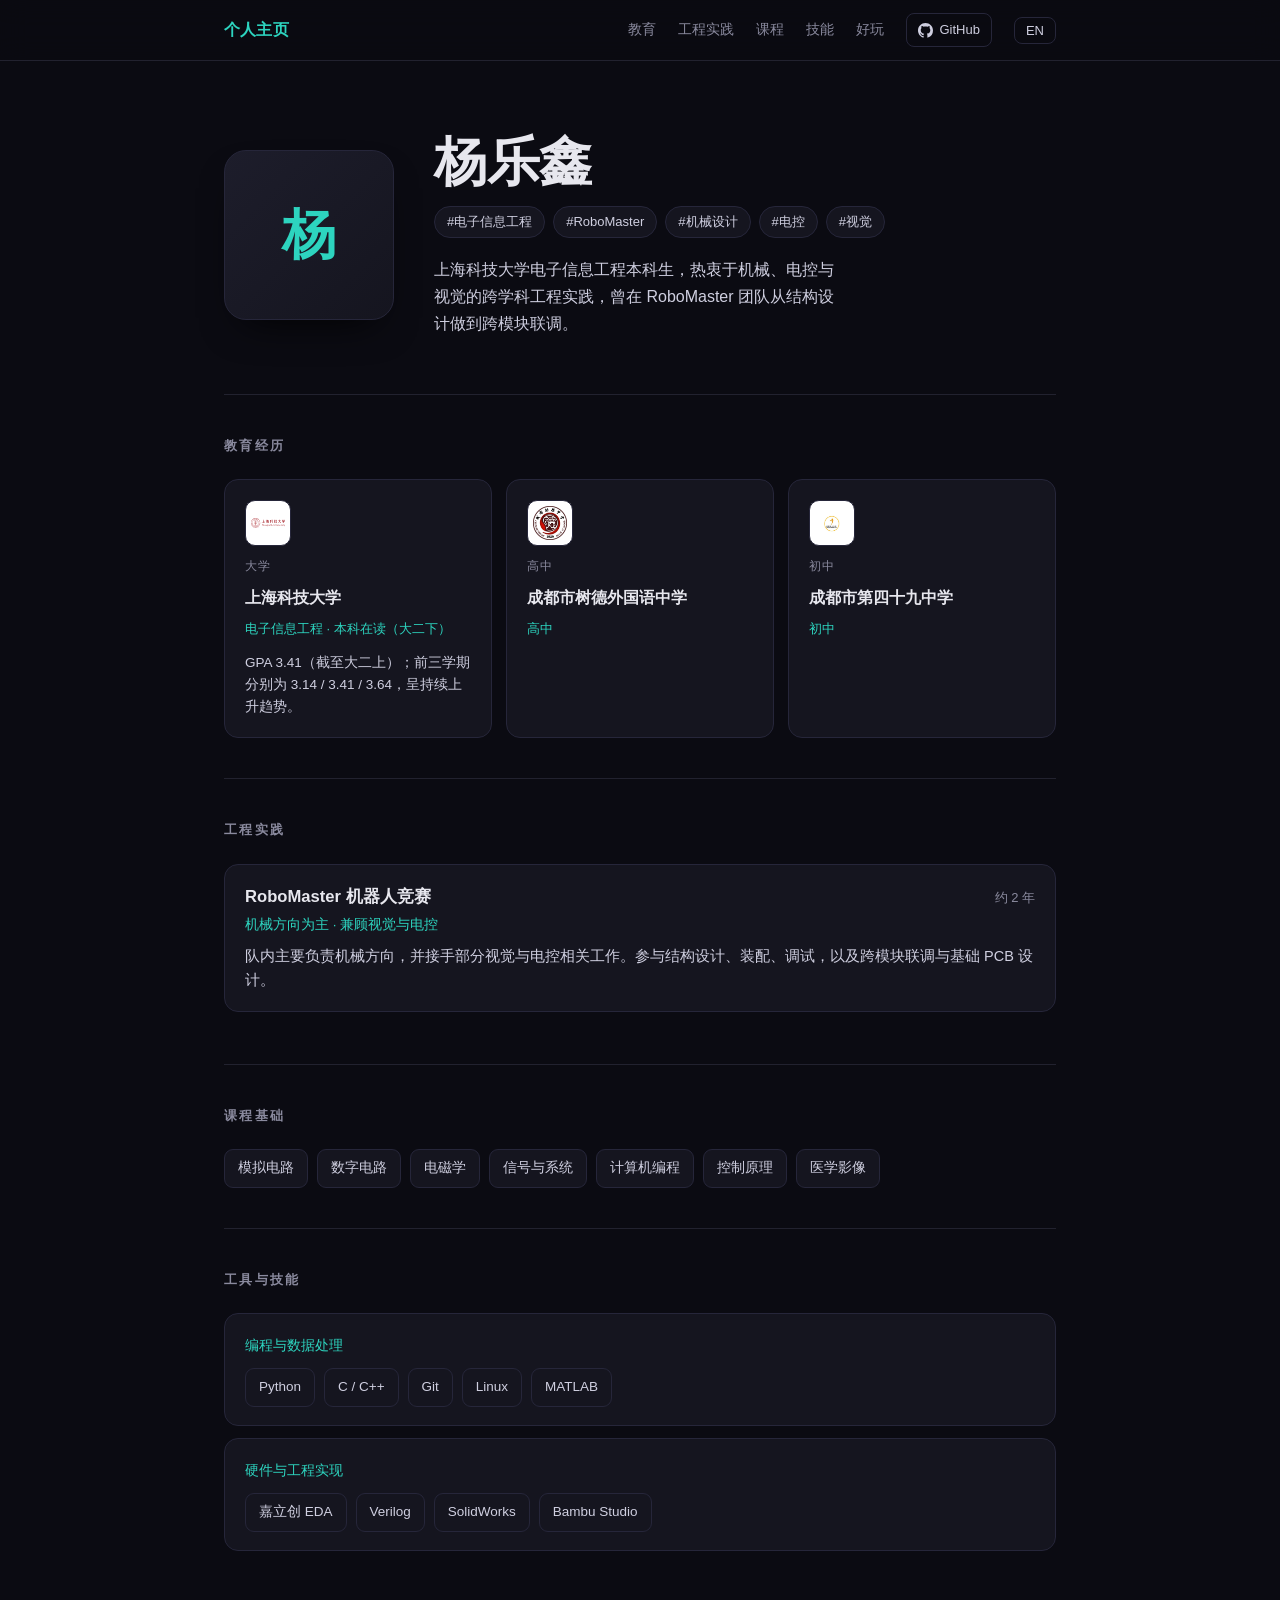
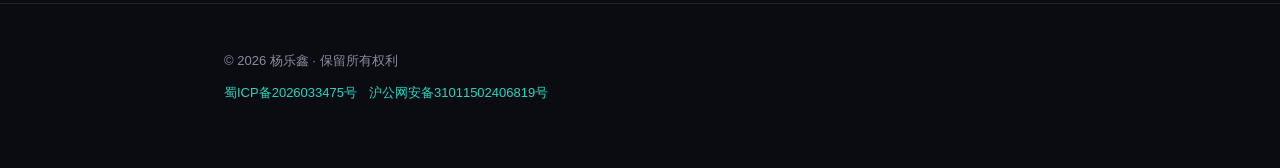
<file: index.html>
<!doctype html>
<html lang="zh-CN">
<head>
<meta charset="utf-8" />
<meta name="viewport" content="width=device-width, initial-scale=1" />
<title>个人主页</title>
<meta name="description" content="上海科技大学 电子信息工程 · 个人主页" />
<link rel="icon" type="image/svg+xml" href="assets/favicon.svg" />
<link rel="preconnect" href="https://fonts.googleapis.com" />
<style>
  :root{
    --bg:#0b0b12; --panel:#15151f; --line:#22222f; --line2:#26263a;
    --text:#e7e7ee; --muted:#8a8a9e; --soft:#cfcfe0; --accent:#2dd4bf;
    color-scheme:dark;
  }
  *{box-sizing:border-box}
  html{scroll-behavior:smooth}
  body{
    margin:0;background:var(--bg);color:var(--text);
    font:16px/1.7 -apple-system,BlinkMacSystemFont,"Segoe UI","PingFang SC","Hiragino Sans GB","Microsoft YaHei",sans-serif;
    -webkit-font-smoothing:antialiased;
  }
  a{color:var(--accent);text-decoration:none}
  a:hover{text-decoration:underline}
  .wrap{max-width:880px;margin:0 auto;padding:0 24px}

  /* header */
  header{
    position:sticky;top:0;z-index:20;
    backdrop-filter:blur(14px);background:rgba(11,11,18,.6);
    border-bottom:1px solid var(--line);
  }
  header .wrap{height:60px;display:flex;align-items:center;justify-content:space-between}
  .brand{font-weight:600;letter-spacing:.2px}
  nav{display:flex;align-items:center;gap:22px;font-size:14px}
  nav a{color:var(--muted)}
  nav a:hover{color:var(--text);text-decoration:none}
  .langbtn{
    border:1px solid var(--line2);background:transparent;color:var(--soft);
    border-radius:8px;padding:5px 11px;font-size:13px;cursor:pointer;font-family:inherit;
    transition:.2s;
  }
  .langbtn:hover{border-color:var(--accent);color:var(--accent)}
  .ghbtn{
    display:inline-flex;align-items:center;gap:6px;
    border:1px solid var(--line2);background:transparent;color:var(--soft);
    border-radius:8px;padding:5px 11px;font-size:13px;font-family:inherit;
    transition:.2s;
  }
  .ghbtn:hover{border-color:var(--accent);color:var(--accent);text-decoration:none}
  .ghbtn svg{width:15px;height:15px;fill:currentColor}
  @media(max-width:640px){nav .navlink{display:none}}

  /* hero */
  .hero{display:flex;gap:40px;align-items:center;padding:72px 0 56px;flex-wrap:wrap}
  .avatar{
    width:170px;height:170px;border-radius:22px;flex-shrink:0;
    background:linear-gradient(135deg,#1d1d2b,#15151f);
    border:1px solid var(--line2);display:flex;align-items:center;justify-content:center;
    font-size:54px;font-weight:700;color:var(--accent);box-shadow:0 18px 40px -20px #000;
    object-fit:cover;
  }
  .hero h1{font-size:clamp(2.1rem,5vw,3.3rem);line-height:1.08;margin:0 0 16px;font-weight:700;letter-spacing:-.5px}
  .tags{display:flex;flex-wrap:wrap;gap:8px;margin:0 0 18px}
  .tag{font-size:13px;color:var(--soft);background:var(--panel);border:1px solid var(--line2);border-radius:999px;padding:4px 12px}
  .intro{color:var(--soft);max-width:46ch;margin:0}
  .hero-text{min-width:240px;flex:1}

  /* sections */
  section{padding:40px 0;border-top:1px solid var(--line)}
  .sec-title{font-size:.82rem;letter-spacing:.18em;text-transform:uppercase;color:var(--muted);margin:0 0 22px;font-weight:600}

  .item{
    display:block;padding:18px 20px;margin-bottom:12px;border-radius:14px;
    background:var(--panel);border:1px solid var(--line2);transition:.2s;
  }
  a.item:hover{border-color:var(--accent);text-decoration:none;transform:translateY(-1px)}
  .item-top{display:flex;justify-content:space-between;gap:14px;align-items:baseline;flex-wrap:wrap}
  .item-title{font-weight:600;font-size:1.04rem;color:var(--text)}
  .item-date{font-size:13px;color:var(--muted);white-space:nowrap}
  .item-meta{font-size:13.5px;color:var(--accent);margin-top:3px}
  .item-desc{font-size:14.5px;color:var(--soft);margin-top:8px;line-height:1.65}

  /* education 3-column grid */
  .edu-grid{display:grid;grid-template-columns:repeat(3,1fr);gap:14px}
  @media(max-width:720px){.edu-grid{grid-template-columns:1fr}}
  .edu-card{
    display:flex;flex-direction:column;gap:10px;padding:20px;border-radius:14px;
    background:var(--panel);border:1px solid var(--line2);transition:.2s;
  }
  a.edu-card:hover{border-color:var(--accent);text-decoration:none;transform:translateY(-2px)}
  .edu-logo{
    width:46px;height:46px;border-radius:10px;object-fit:contain;background:#fff;
    padding:5px;border:1px solid var(--line2);
  }
  .edu-date{font-size:12px;letter-spacing:.06em;text-transform:uppercase;color:var(--muted)}
  .edu-title{font-weight:600;font-size:1.02rem;color:var(--text);line-height:1.35}
  .edu-meta{font-size:13px;color:var(--accent)}
  .edu-desc{font-size:13.5px;color:var(--soft);line-height:1.6;margin-top:2px}

  .chips{display:flex;flex-wrap:wrap;gap:9px}
  .chip{font-size:13.5px;color:var(--soft);background:var(--panel);border:1px solid var(--line2);border-radius:9px;padding:7px 13px}

  footer{padding:46px 0 64px;border-top:1px solid var(--line);color:var(--muted);font-size:13px}
  footer .row{display:flex;justify-content:space-between;gap:16px;flex-wrap:wrap;align-items:center}
  .reveal{opacity:0;transform:translateY(14px);transition:.6s ease}
  .reveal.in{opacity:1;transform:none}
</style>
</head>
<body>
  <header>
    <div class="wrap">
      <a class="brand" href="#top" data-i18n="brand">个人主页</a>
      <nav>
        <a class="navlink" href="#education" data-i18n="nav.education">教育</a>
        <a class="navlink" href="#engineering" data-i18n="nav.engineering">工程实践</a>
        <a class="navlink" href="#courses" data-i18n="nav.courses">课程</a>
        <a class="navlink" href="#skills" data-i18n="nav.skills">技能</a>
        <a class="navlink" href="justforfun/" data-i18n="nav.fun">好玩</a>
        <a class="ghbtn" href="https://github.com/R1900Cynnnnnnn" target="_blank" rel="noopener noreferrer" title="GitHub">
          <svg viewBox="0 0 16 16" aria-hidden="true"><path d="M8 0C3.58 0 0 3.58 0 8c0 3.54 2.29 6.53 5.47 7.59.4.07.55-.17.55-.38 0-.19-.01-.82-.01-1.49-2.01.37-2.53-.49-2.69-.94-.09-.23-.48-.94-.82-1.13-.28-.15-.68-.52-.01-.53.63-.01 1.08.58 1.23.82.72 1.21 1.87.87 2.33.66.07-.52.28-.87.51-1.07-1.78-.2-3.64-.89-3.64-3.95 0-.87.31-1.59.82-2.15-.08-.2-.36-1.02.08-2.12 0 0 .67-.21 2.2.82.64-.18 1.32-.27 2-.27.68 0 1.36.09 2 .27 1.53-1.04 2.2-.82 2.2-.82.44 1.1.16 1.92.08 2.12.51.56.82 1.27.82 2.15 0 3.07-1.87 3.75-3.65 3.95.29.25.54.73.54 1.48 0 1.07-.01 1.93-.01 2.2 0 .21.15.46.55.38A8.01 8.01 0 0 0 16 8c0-4.42-3.58-8-8-8z"/></svg>
          GitHub
        </a>
        <button class="langbtn" id="langBtn">EN</button>
      </nav>
    </div>
  </header>

  <main class="wrap" id="top">
    <!-- Hero -->
    <section class="hero" style="border-top:none">
      <div class="avatar reveal" id="avatar"></div>
      <div class="hero-text">
        <h1 class="reveal" data-i18n="name">你的名字</h1>
        <div class="tags reveal" id="tags"></div>
        <p class="intro reveal" data-i18n="intro"></p>
      </div>
    </section>

    <!-- Education -->
    <section id="education">
      <h2 class="sec-title reveal" data-i18n="sec.education">教育经历</h2>
      <div id="education-list"></div>
    </section>

    <!-- Engineering -->
    <section id="engineering">
      <h2 class="sec-title reveal" data-i18n="sec.engineering">工程实践</h2>
      <div id="engineering-list"></div>
    </section>

    <!-- Courses -->
    <section id="courses">
      <h2 class="sec-title reveal" data-i18n="sec.courses">课程基础</h2>
      <div class="chips reveal" id="courses-list"></div>
    </section>

    <!-- Skills -->
    <section id="skills">
      <h2 class="sec-title reveal" data-i18n="sec.skills">工具与技能</h2>
      <div id="skills-list"></div>
    </section>
  </main>

  <footer>
    <div class="wrap row">
      <span id="copyright"></span>
      <span data-i18n="footer.note"></span>
    </div>
    <div class="wrap" style="margin-top:10px;display:flex;gap:12px;flex-wrap:wrap">
      <a href="https://beian.miit.gov.cn/" target="_blank" rel="noopener noreferrer">蜀ICP备2026033475号</a>
      <a href="https://beian.mps.gov.cn/#/query/webSearch?code=31011502406819" target="_blank" rel="noopener noreferrer">沪公网安备31011502406819号</a>
    </div>
  </footer>

<script>
/* ============================================================
   所有内容集中在这里 —— 修改文字只需改这个 DATA 对象
   每个字段都是 { zh: '中文', en: 'English' }
   ============================================================ */
const DATA = {
  meta: {
    initial: '杨',                       // 头像里显示的字（可改成英文缩写）
    name:    { zh: '杨乐鑫', en: 'Yang Lexin' },
    title:   { zh: '个人主页', en: 'Home' },
    intro: {
      zh: '上海科技大学电子信息工程本科生，热衷于机械、电控与视觉的跨学科工程实践，曾在 RoboMaster 团队从结构设计做到跨模块联调。',
      en: 'Undergraduate in Electronic & Information Engineering at ShanghaiTech University. Passionate about cross-disciplinary engineering across mechanics, electronics, and vision — from structural design to cross-module integration in RoboMaster.'
    },
    tags: {
      zh: ['#电子信息工程', '#RoboMaster', '#机械设计', '#电控', '#视觉'],
      en: ['#EE', '#RoboMaster', '#Mechanical', '#Electronics', '#Vision']
    },
  },

  sections: {
    education: { zh: '教育经历', en: 'Education' },
    engineering: { zh: '工程实践', en: 'Engineering' },
    courses: { zh: '课程基础', en: 'Coursework' },
    skills: { zh: '工具与技能', en: 'Tools & Skills' },
  },

  nav: {
    education: { zh: '教育', en: 'Education' },
    engineering: { zh: '工程实践', en: 'Engineering' },
    courses: { zh: '课程', en: 'Courses' },
    skills: { zh: '技能', en: 'Skills' },
    fun: { zh: '角落', en: 'Corner' },
  },

  education: [
    {
      title: { zh: '上海科技大学', en: 'ShanghaiTech University' },
      meta:  { zh: '电子信息工程 · 本科在读（大二下）', en: 'B.Eng. in Electronic & Information Engineering · Sophomore' },
      date:  { zh: '大学', en: 'University' },
      desc:  {
        zh: 'GPA 3.41（截至大二上）；前三学期分别为 3.14 / 3.41 / 3.64，呈持续上升趋势。',
        en: 'GPA 3.41 (through 3rd semester); term GPAs of 3.14 / 3.41 / 3.64 — a steady upward trend.'
      },
      href: 'https://www.shanghaitech.edu.cn/',
      logo:  'assets/logos/shanghaitech.svg',
    },
    {
      title: { zh: '成都市树德外国语中学', en: 'Chengdu Shude Foreign Languages School' },
      meta:  { zh: '高中', en: 'High School' },
      date:  { zh: '高中', en: 'High School' },
      logo:  'assets/logos/shude.jpg',
    },
    {
      title: { zh: '成都市第四十九中学', en: 'Chengdu No.49 Middle School' },
      meta:  { zh: '初中', en: 'Middle School' },
      date:  { zh: '初中', en: 'Middle School' },
      logo:  'assets/logos/no49.jpg',
    },
  ],

  engineering: [
    {
      title: { zh: 'RoboMaster 机器人竞赛', en: 'RoboMaster Robotics Competition' },
      meta:  { zh: '机械方向为主 · 兼顾视觉与电控', en: 'Mechanical lead · with Vision & Electronics' },
      date:  { zh: '约 2 年', en: '~2 years' },
      desc:  {
        zh: '队内主要负责机械方向，并接手部分视觉与电控相关工作。参与结构设计、装配、调试，以及跨模块联调与基础 PCB 设计。',
        en: 'Primarily responsible for mechanical design, also taking on vision and electronics work. Involved in structural design, assembly, debugging, cross-module integration, and basic PCB design.'
      },
    },
  ],

  courses: {
    zh: ['模拟电路', '数字电路', '电磁学', '信号与系统', '计算机编程', '控制原理', '医学影像'],
    en: ['Analog Circuits', 'Digital Circuits', 'Electromagnetics', 'Signals & Systems', 'Programming', 'Control Theory', 'Medical Imaging'],
  },

  skills: [
    {
      title: { zh: '编程与数据处理', en: 'Programming & Data' },
      items: { zh: ['Python', 'C / C++', 'Git', 'Linux', 'MATLAB'], en: ['Python', 'C / C++', 'Git', 'Linux', 'MATLAB'] },
    },
    {
      title: { zh: '硬件与工程实现', en: 'Hardware & Engineering' },
      items: { zh: ['嘉立创 EDA', 'Verilog', 'SolidWorks', 'Bambu Studio'], en: ['JLC EDA', 'Verilog', 'SolidWorks', 'Bambu Studio'] },
    },
  ],

  footer: {
    note: { zh: '', en: '' },
    rights: { zh: '保留所有权利', en: 'All rights reserved' },
  },
};

/* ============================================================
   渲染逻辑（一般无需修改）
   ============================================================ */
let lang = localStorage.getItem('lang') || 'zh';

function t(obj){ return obj ? (obj[lang] ?? obj.zh) : ''; }

function el(tag, cls, html){
  const e = document.createElement(tag);
  if(cls) e.className = cls;
  if(html != null) e.innerHTML = html;
  return e;
}

function itemCard(it){
  const tag = it.href ? 'a' : 'div';
  const node = el(tag, 'item reveal');
  if(it.href){ node.href = it.href; node.target = '_blank'; node.rel = 'noopener noreferrer'; }
  const top = el('div', 'item-top');
  top.appendChild(el('span', 'item-title', t(it.title)));
  if(it.date) top.appendChild(el('span', 'item-date', t(it.date)));
  node.appendChild(top);
  if(it.meta) node.appendChild(el('div', 'item-meta', t(it.meta)));
  if(it.desc) node.appendChild(el('div', 'item-desc', t(it.desc)));
  return node;
}

function eduCard(it){
  const tag = it.href ? 'a' : 'div';
  const node = el(tag, 'edu-card reveal');
  if(it.href){ node.href = it.href; node.target = '_blank'; node.rel = 'noopener noreferrer'; }
  if(it.logo){
    const img = el('img', 'edu-logo');
    img.src = it.logo; img.alt = t(it.title); img.loading = 'lazy';
    node.appendChild(img);
  }
  if(it.date) node.appendChild(el('div', 'edu-date', t(it.date)));
  node.appendChild(el('div', 'edu-title', t(it.title)));
  if(it.meta) node.appendChild(el('div', 'edu-meta', t(it.meta)));
  if(it.desc) node.appendChild(el('div', 'edu-desc', t(it.desc)));
  return node;
}

function render(){
  document.documentElement.lang = lang === 'zh' ? 'zh-CN' : 'en';
  document.title = t(DATA.meta.name) + (lang === 'zh' ? ' · 个人主页' : ' · Home');

  // i18n simple text nodes
  document.querySelector('.brand').textContent = t(DATA.meta.title);
  document.querySelector('[data-i18n="name"]').textContent = t(DATA.meta.name);
  document.querySelector('.intro').textContent = t(DATA.meta.intro);

  // nav
  document.querySelectorAll('.navlink').forEach(a=>{
    const key = a.getAttribute('href').slice(1);
    const map = {education:'education',engineering:'engineering',courses:'courses',skills:'skills','justforfun/':'fun'};
    if(DATA.nav[map[key]]) a.textContent = t(DATA.nav[map[key]]);
  });

  // section titles
  const titles = {education:'education',engineering:'engineering',courses:'courses',skills:'skills'};
  document.querySelector('#education .sec-title').textContent = t(DATA.sections.education);
  document.querySelector('#engineering .sec-title').textContent = t(DATA.sections.engineering);
  document.querySelector('#courses .sec-title').textContent = t(DATA.sections.courses);
  document.querySelector('#skills .sec-title').textContent = t(DATA.sections.skills);

  // avatar
  document.getElementById('avatar').textContent = DATA.meta.initial;

  // tags
  const tagWrap = document.getElementById('tags');
  tagWrap.innerHTML = '';
  t(DATA.meta.tags).forEach(tx => tagWrap.appendChild(el('span','tag',tx)));

  // education
  const eduWrap = document.getElementById('education-list');
  eduWrap.innerHTML = '';
  const eduGrid = el('div','edu-grid');
  DATA.education.forEach(it => eduGrid.appendChild(eduCard(it)));
  eduWrap.appendChild(eduGrid);

  // engineering
  const engWrap = document.getElementById('engineering-list');
  engWrap.innerHTML = '';
  DATA.engineering.forEach(it => engWrap.appendChild(itemCard(it)));

  // courses
  const cWrap = document.getElementById('courses-list');
  cWrap.innerHTML = '';
  t(DATA.courses).forEach(c => cWrap.appendChild(el('span','chip',c)));

  // skills
  const sWrap = document.getElementById('skills-list');
  sWrap.innerHTML = '';
  DATA.skills.forEach(group => {
    const card = el('div','item reveal');
    card.appendChild(el('div','item-meta', t(group.title)));
    const chips = el('div','chips'); chips.style.marginTop = '10px';
    t(group.items).forEach(x => chips.appendChild(el('span','chip',x)));
    card.appendChild(chips);
    sWrap.appendChild(card);
  });

  // footer
  const year = new Date().getFullYear();
  document.getElementById('copyright').textContent = `© ${year} ${t(DATA.meta.name)} · ${t(DATA.footer.rights)}`;
  document.querySelector('[data-i18n="footer.note"]').textContent = t(DATA.footer.note);

  // lang button shows the OTHER language
  document.getElementById('langBtn').textContent = lang === 'zh' ? 'EN' : '中文';

  observeReveal();
}

function observeReveal(){
  const io = new IntersectionObserver((entries)=>{
    entries.forEach(e=>{ if(e.isIntersecting){ e.target.classList.add('in'); io.unobserve(e.target); } });
  }, {threshold:.08});
  document.querySelectorAll('.reveal:not(.in)').forEach(n=>io.observe(n));
}

document.getElementById('langBtn').addEventListener('click', ()=>{
  lang = lang === 'zh' ? 'en' : 'zh';
  localStorage.setItem('lang', lang);
  render();
});

render();
</script>
</body>
</html>
</file>
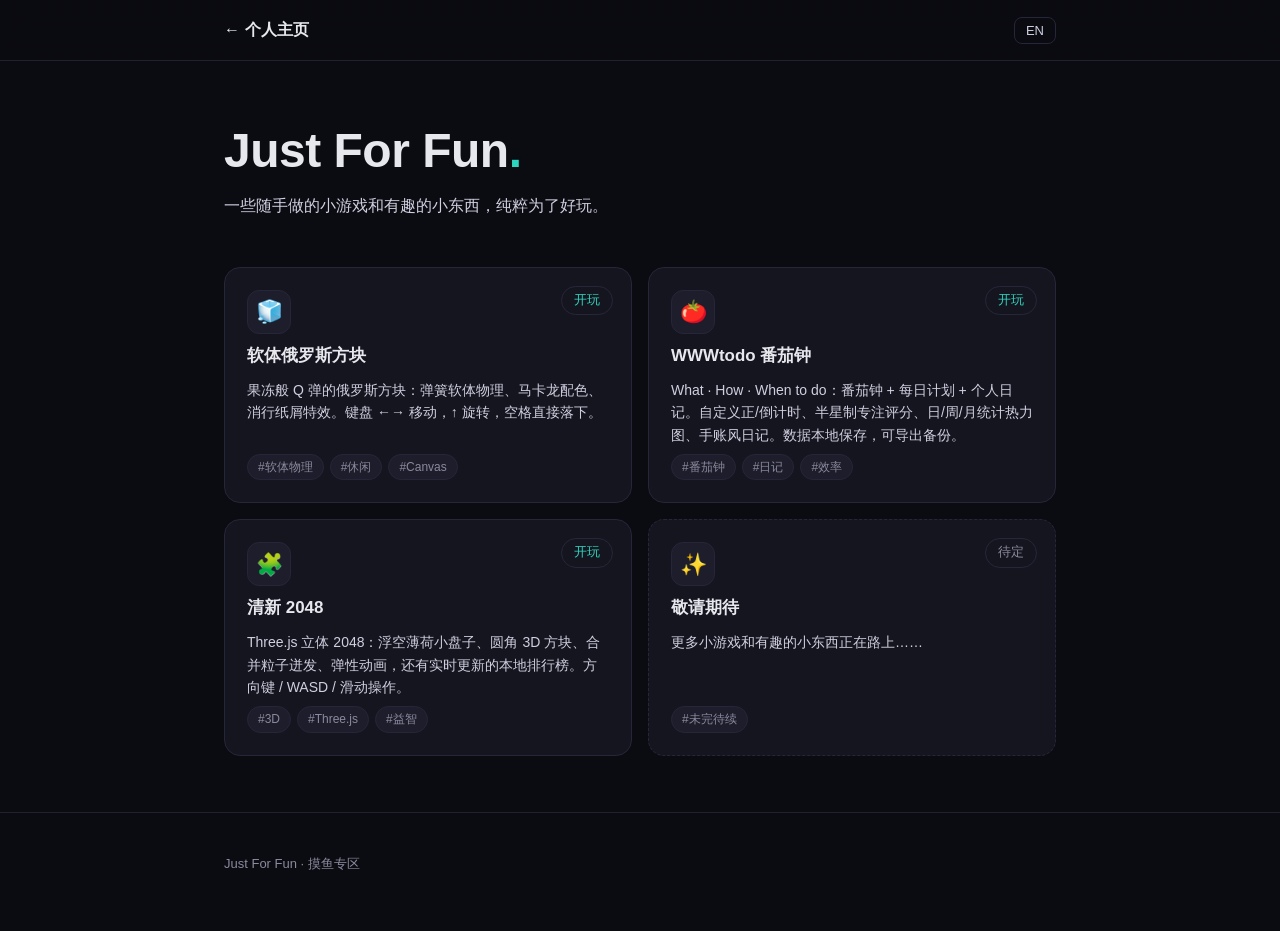
<file: justforfun/index.html>
<!doctype html>
<html lang="zh-CN">
<head>
<meta charset="utf-8" />
<meta name="viewport" content="width=device-width, initial-scale=1" />
<title>Just For Fun · 角落</title>
<meta name="description" content="一些随手做的小游戏和有趣的小东西" />
<link rel="icon" type="image/svg+xml" href="../assets/favicon.svg" />
<style>
  :root{
    --bg:#0b0b12; --panel:#15151f; --line:#22222f; --line2:#26263a;
    --text:#e7e7ee; --muted:#8a8a9e; --soft:#cfcfe0; --accent:#2dd4bf;
    color-scheme:dark;
  }
  *{box-sizing:border-box}
  body{
    margin:0;background:var(--bg);color:var(--text);
    font:16px/1.7 -apple-system,BlinkMacSystemFont,"Segoe UI","PingFang SC","Hiragino Sans GB","Microsoft YaHei",sans-serif;
    -webkit-font-smoothing:antialiased;
  }
  a{color:var(--accent);text-decoration:none}
  a:hover{text-decoration:underline}
  .wrap{max-width:880px;margin:0 auto;padding:0 24px}

  /* header（与主站一致） */
  header{
    position:sticky;top:0;z-index:20;
    backdrop-filter:blur(14px);background:rgba(11,11,18,.6);
    border-bottom:1px solid var(--line);
  }
  header .wrap{height:60px;display:flex;align-items:center;justify-content:space-between}
  .brand{font-weight:600;letter-spacing:.2px;color:var(--text)}
  .brand:hover{text-decoration:none;color:var(--accent)}
  nav{display:flex;align-items:center;gap:22px;font-size:14px}
  nav a{color:var(--muted)}
  nav a:hover{color:var(--text);text-decoration:none}
  .langbtn{
    border:1px solid var(--line2);background:transparent;color:var(--soft);
    border-radius:8px;padding:5px 11px;font-size:13px;cursor:pointer;font-family:inherit;
    transition:.2s;
  }
  .langbtn:hover{border-color:var(--accent);color:var(--accent)}

  /* hero */
  .hero{padding:64px 0 40px}
  .hero h1{font-size:clamp(2rem,5vw,3rem);line-height:1.1;margin:0 0 14px;font-weight:700;letter-spacing:-.5px}
  .hero h1 .dot{color:var(--accent)}
  .hero p{color:var(--soft);max-width:52ch;margin:0}

  /* game cards */
  .grid{display:grid;grid-template-columns:repeat(2,1fr);gap:16px;padding:8px 0 56px}
  @media(max-width:640px){.grid{grid-template-columns:1fr}}
  .gcard{
    position:relative;display:flex;flex-direction:column;gap:8px;
    padding:22px;border-radius:16px;min-height:150px;
    background:var(--panel);border:1px solid var(--line2);
    transition:.2s;overflow:hidden;
  }
  a.gcard:hover{border-color:var(--accent);text-decoration:none;transform:translateY(-2px)}
  .gcard .icon{
    width:44px;height:44px;border-radius:12px;display:flex;align-items:center;justify-content:center;
    font-size:22px;background:#1d1d2b;border:1px solid var(--line2);
  }
  .gcard .title{font-weight:600;font-size:1.06rem;color:var(--text)}
  .gcard .desc{font-size:14px;color:var(--soft);line-height:1.6}
  .gcard .tags{display:flex;gap:6px;flex-wrap:wrap;margin-top:auto}
  .gcard .tag{font-size:12px;color:var(--muted);background:#1d1d2b;border:1px solid var(--line2);border-radius:999px;padding:2px 10px}
  .gcard .play{
    position:absolute;right:18px;top:18px;font-size:12.5px;color:var(--accent);
    border:1px solid var(--line2);border-radius:999px;padding:3px 12px;transition:.2s;
  }
  a.gcard:hover .play{border-color:var(--accent)}
  .gcard.soon{opacity:.55;border-style:dashed}
  .gcard.soon .play{color:var(--muted)}

  footer{padding:40px 0 56px;border-top:1px solid var(--line);color:var(--muted);font-size:13px}
  .reveal{opacity:0;transform:translateY(14px);transition:.6s ease}
  .reveal.in{opacity:1;transform:none}
</style>
</head>
<body>
  <header>
    <div class="wrap">
      <a class="brand" href="../">← <span id="brandText">个人主页</span></a>
      <nav>
        <button class="langbtn" id="langBtn">EN</button>
      </nav>
    </div>
  </header>

  <main class="wrap">
    <section class="hero">
      <h1 class="reveal">Just For Fun<span class="dot">.</span></h1>
      <p class="reveal" id="heroDesc"></p>
    </section>
    <div class="grid" id="game-list"></div>
  </main>

  <footer>
    <div class="wrap" id="footText"></div>
  </footer>

<script>
/* ============================================================
   游戏清单 —— 以后加新的小游戏/小玩意，只需在 GAMES 里加一项
   href 为相对 justforfun/ 的路径
   ============================================================ */
const GAMES = [
  {
    icon: '🧊',
    title: { zh: '软体俄罗斯方块', en: 'Jelly Tetris' },
    desc:  { zh: '果冻般 Q 弹的俄罗斯方块：弹簧软体物理、马卡龙配色、消行纸屑特效。键盘 ←→ 移动，↑ 旋转，空格直接落下。',
             en: 'A squishy spring-physics Tetris with pastel jelly pieces and confetti line clears. Arrows to move/rotate, Space to drop.' },
    tags:  { zh: ['#软体物理', '#休闲', '#Canvas'], en: ['#soft-body', '#casual', '#canvas'] },
    href:  'jelly-tetris/',
  },
  {
    icon: '🍅',
    title: { zh: 'WWWtodo 番茄钟', en: 'WWWtodo' },
    desc:  { zh: 'What · How · When to do：番茄钟 + 每日计划 + 个人日记。自定义正/倒计时、半星制专注评分、日/周/月统计热力图、手账风日记。数据本地保存，可导出备份。',
             en: 'What · How · When to do — a Pomodoro timer + daily planner + personal diary. Custom count-up/down timers, half-star focus rating, day/week/month stats & heatmap, paper-style journal. All data stays local and exportable.' },
    tags:  { zh: ['#番茄钟', '#日记', '#效率'], en: ['#pomodoro', '#journal', '#productivity'] },
    href:  'wwwtodo/',
  },
  {
    icon: '🧩',
    title: { zh: '清新 2048', en: 'Pastel 2048' },
    desc:  { zh: 'Three.js 立体 2048：浮空薄荷小盘子、圆角 3D 方块、合并粒子迸发、弹性动画，还有实时更新的本地排行榜。方向键 / WASD / 滑动操作。',
             en: 'A Three.js 3D 2048: a floating mint board, rounded 3D tiles, merge particle bursts, springy animations, and a live local leaderboard. Arrow keys / WASD / swipe to play.' },
    tags:  { zh: ['#3D', '#Three.js', '#益智'], en: ['#3D', '#three.js', '#puzzle'] },
    href:  '2048/',
  },
  {
    icon: '✨',
    title: { zh: '敬请期待', en: 'Coming soon' },
    desc:  { zh: '更多小游戏和有趣的小东西正在路上……', en: 'More mini games and fun little things on the way…' },
    tags:  { zh: ['#未完待续'], en: ['#wip'] },
    href:  null,
  },
];

const I18N = {
  brand: { zh: '个人主页', en: 'Home' },
  desc:  { zh: '一些随手做的小游戏和有趣的小东西，纯粹为了好玩。', en: 'A corner for mini games and fun little experiments — just for fun.' },
  play:  { zh: '开玩', en: 'Play' },
  soon:  { zh: '待定', en: 'Soon' },
  foot:  { zh: 'Just For Fun · 摸鱼专区', en: 'Just For Fun · the playground' },
};

let lang = localStorage.getItem('lang') || 'zh';
const t = o => o ? (o[lang] ?? o.zh) : '';

function render(){
  document.documentElement.lang = lang === 'zh' ? 'zh-CN' : 'en';
  document.title = lang === 'zh' ? 'Just For Fun · 角落' : 'Just For Fun';
  document.getElementById('brandText').textContent = t(I18N.brand);
  document.getElementById('heroDesc').textContent = t(I18N.desc);
  document.getElementById('footText').textContent = t(I18N.foot);
  document.getElementById('langBtn').textContent = lang === 'zh' ? 'EN' : '中文';

  const wrap = document.getElementById('game-list');
  wrap.innerHTML = '';
  GAMES.forEach(g => {
    const node = document.createElement(g.href ? 'a' : 'div');
    node.className = 'gcard reveal' + (g.href ? '' : ' soon');
    if (g.href) node.href = g.href;

    const play = document.createElement('span');
    play.className = 'play';
    play.textContent = g.href ? t(I18N.play) : t(I18N.soon);
    node.appendChild(play);

    const icon = document.createElement('div');
    icon.className = 'icon';
    icon.textContent = g.icon;
    node.appendChild(icon);

    const title = document.createElement('div');
    title.className = 'title';
    title.textContent = t(g.title);
    node.appendChild(title);

    const desc = document.createElement('div');
    desc.className = 'desc';
    desc.textContent = t(g.desc);
    node.appendChild(desc);

    const tags = document.createElement('div');
    tags.className = 'tags';
    t(g.tags).forEach(tx => {
      const s = document.createElement('span');
      s.className = 'tag';
      s.textContent = tx;
      tags.appendChild(s);
    });
    node.appendChild(tags);

    wrap.appendChild(node);
  });

  const io = new IntersectionObserver(entries => {
    entries.forEach(e => { if (e.isIntersecting){ e.target.classList.add('in'); io.unobserve(e.target); } });
  }, { threshold: .08 });
  document.querySelectorAll('.reveal:not(.in)').forEach(n => io.observe(n));
}

document.getElementById('langBtn').addEventListener('click', () => {
  lang = lang === 'zh' ? 'en' : 'zh';
  localStorage.setItem('lang', lang);
  render();
});

render();
</script>
</body>
</html>
</file>
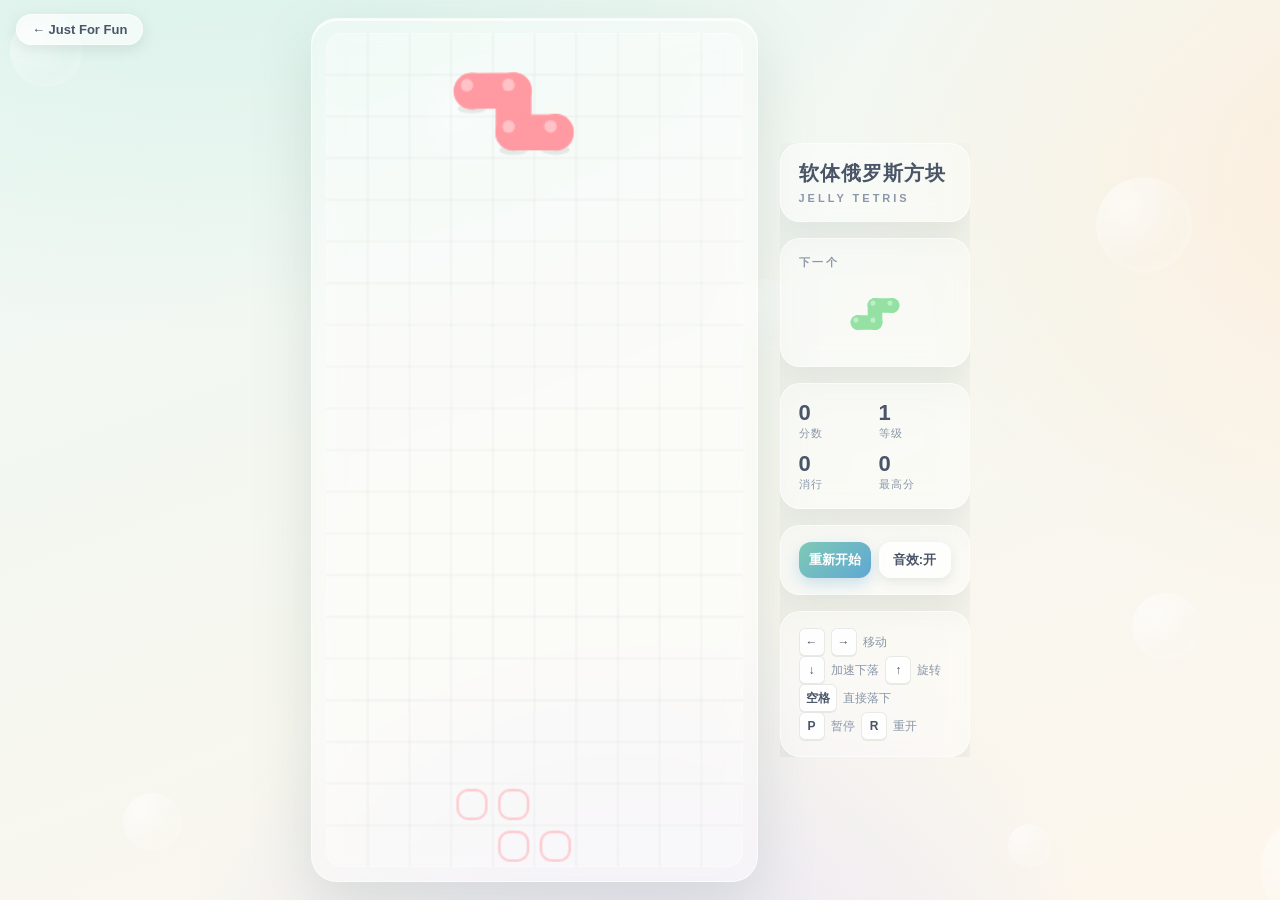
<file: justforfun/jelly-tetris/index.html>
<!DOCTYPE html>
<html lang="zh-CN">
<head>
<meta charset="UTF-8">
<meta name="viewport" content="width=device-width, initial-scale=1.0">
<link rel="icon" type="image/svg+xml" href="../../assets/favicon.svg" />
<title>软体俄罗斯方块 · Jelly Tetris</title>
<style>
  :root{
    --ink:#4a5568;
    --ink-soft:#8a97a8;
    --card:rgba(255,255,255,.38);
    --accent:#6fb7a5;
  }
  *{margin:0;padding:0;box-sizing:border-box;-webkit-tap-highlight-color:transparent;}
  html,body{height:100%;}
  body{
    font-family:"Quicksand","PingFang SC","Hiragino Sans GB","Microsoft YaHei",sans-serif;
    color:var(--ink);
    background:
      radial-gradient(1200px 700px at 15% -10%, #d9f2ea 0%, transparent 60%),
      radial-gradient(1000px 800px at 110% 20%, #fdeedd 0%, transparent 55%),
      radial-gradient(900px 900px at 50% 120%, #e6e4f7 0%, transparent 55%),
      linear-gradient(160deg,#eef8f4 0%,#fdf6ec 100%);
    min-height:100%;
    display:flex;align-items:center;justify-content:center;
    padding:0;
    overflow:hidden;
  }
  /* 漂浮的装饰气泡 */
  .bubble{
    position:fixed;border-radius:50%;pointer-events:none;z-index:0;
    background:radial-gradient(circle at 32% 30%, rgba(255,255,255,.85), rgba(255,255,255,.06) 62%);
    box-shadow:inset 0 0 18px rgba(255,255,255,.5);
    animation:drift linear infinite;
    opacity:.7;
  }
  @keyframes drift{
    0%{transform:translateY(0) translateX(0);}
    50%{transform:translateY(-46px) translateX(18px);}
    100%{transform:translateY(0) translateX(0);}
  }
  .stage{
    position:relative;z-index:1;
    display:flex;gap:22px;align-items:center;justify-content:center;
    width:100vw;height:100vh;height:100dvh;
    padding:18px;
  }
  .board-wrap{
    position:relative;
    height:100%;
    display:flex;align-items:center;
    border-radius:26px;
    padding:14px;
    background:var(--card);
    backdrop-filter:blur(14px);
    -webkit-backdrop-filter:blur(14px);
    box-shadow:0 24px 60px rgba(90,120,110,.18), 0 2px 0 rgba(255,255,255,.8) inset;
    border:1px solid rgba(255,255,255,.55);
  }
  canvas#board{
    display:block;border-radius:16px;
    height:100%;width:auto;
    background:rgba(255,255,255,.28);
    box-shadow:inset 0 0 0 1px rgba(255,255,255,.35);
  }
  .overlay{
    position:absolute;inset:14px;border-radius:16px;
    display:none;flex-direction:column;align-items:center;justify-content:center;gap:14px;
    background:rgba(255,255,255,.72);
    backdrop-filter:blur(6px);
    text-align:center;
  }
  .overlay.show{display:flex;}
  .overlay h2{font-size:26px;letter-spacing:2px;font-weight:700;}
  .overlay p{color:var(--ink-soft);font-size:14px;}
  .side{
    display:flex;flex-direction:column;gap:16px;width:190px;
    max-height:100%;justify-content:center;overflow-y:auto;
  }
  .card{
    background:var(--card);
    backdrop-filter:blur(14px);
    -webkit-backdrop-filter:blur(14px);
    border-radius:20px;
    padding:16px 18px;
    box-shadow:0 14px 34px rgba(90,120,110,.14);
    border:1px solid rgba(255,255,255,.55);
  }
  h1.title{
    font-size:20px;font-weight:700;letter-spacing:1px;line-height:1.35;
  }
  h1.title small{
    display:block;font-size:11px;font-weight:600;color:var(--ink-soft);
    letter-spacing:3px;margin-top:4px;text-transform:uppercase;
  }
  .card h3{
    font-size:11px;font-weight:700;letter-spacing:2.5px;color:var(--ink-soft);
    text-transform:uppercase;margin-bottom:8px;
  }
  canvas#next{display:block;margin:0 auto;}
  .stats{display:grid;grid-template-columns:1fr 1fr;gap:10px 8px;}
  .stat .num{font-size:22px;font-weight:700;font-variant-numeric:tabular-nums;}
  .stat .lbl{font-size:11px;color:var(--ink-soft);letter-spacing:1px;}
  .btns{display:flex;gap:8px;}
  button{
    flex:1;border:none;cursor:pointer;
    font-family:inherit;font-weight:700;font-size:13px;color:#fff;
    background:linear-gradient(135deg,#7fc9b6,#5fa8d3);
    padding:9px 10px;border-radius:12px;
    box-shadow:0 6px 16px rgba(95,168,211,.32);
    transition:transform .12s ease, box-shadow .12s ease, filter .12s ease;
  }
  button:hover{transform:translateY(-2px);filter:brightness(1.05);}
  button:active{transform:translateY(0) scale(.97);}
  button.ghost{
    background:rgba(255,255,255,.75);color:var(--ink);
    box-shadow:0 4px 12px rgba(90,120,110,.14);
  }
  .keys{font-size:12px;line-height:2;color:var(--ink-soft);}
  .keys b{
    display:inline-block;min-width:26px;text-align:center;
    background:rgba(255,255,255,.85);border:1px solid rgba(120,140,130,.18);
    border-radius:6px;padding:1px 6px;margin-right:6px;color:var(--ink);
    font-weight:700;box-shadow:0 1px 0 rgba(120,140,130,.15);
  }
  .touch-pad{
    display:none;position:fixed;left:0;right:0;bottom:0;z-index:5;
    padding:12px 16px calc(12px + env(safe-area-inset-bottom));
    justify-content:space-between;gap:10px;
    background:linear-gradient(to top, rgba(250,252,251,.92), rgba(250,252,251,0));
  }
  .touch-pad .group{display:flex;gap:10px;}
  .touch-pad button{
    flex:none;width:56px;height:56px;border-radius:50%;font-size:20px;
    background:rgba(255,255,255,.85);color:var(--ink);
    box-shadow:0 8px 20px rgba(90,120,110,.22);
  }
  .backlink{
    position:fixed;top:14px;left:16px;z-index:10;
    font-size:13px;font-weight:700;color:var(--ink);text-decoration:none;
    background:rgba(255,255,255,.6);backdrop-filter:blur(8px);-webkit-backdrop-filter:blur(8px);
    padding:7px 15px;border-radius:999px;border:1px solid rgba(255,255,255,.7);
    box-shadow:0 4px 14px rgba(90,120,110,.16);
    transition:transform .12s ease;
  }
  .backlink:hover{transform:translateY(-1px);}
  @media (pointer:coarse){
    .touch-pad{display:flex;}
    .stage{padding-bottom:96px;}
  }
  @media (max-width:640px){
    .stage{flex-direction:column;align-items:center;gap:12px;}
    .board-wrap{height:min(62vh, 100%);flex:none;}
    .side{flex-direction:row;flex-wrap:wrap;width:auto;justify-content:center;max-height:none;overflow:visible;}
  }
</style>
</head>
<body>
  <a class="backlink" href="../">← Just For Fun</a>
  <div class="stage">
    <div class="board-wrap">
      <canvas id="board" width="320" height="640"></canvas>
      <div class="overlay" id="overlay">
        <h2 id="overlayTitle">游戏结束</h2>
        <p id="overlayText">按 R 或点击按钮重新开始</p>
        <button id="overlayBtn" style="flex:none;padding:10px 26px;">再来一局</button>
      </div>
    </div>
    <div class="side">
      <div class="card">
        <h1 class="title">软体俄罗斯方块<small>Jelly Tetris</small></h1>
      </div>
      <div class="card">
        <h3>下一个</h3>
        <canvas id="next" width="120" height="72"></canvas>
      </div>
      <div class="card">
        <div class="stats">
          <div class="stat"><div class="num" id="score">0</div><div class="lbl">分数</div></div>
          <div class="stat"><div class="num" id="level">1</div><div class="lbl">等级</div></div>
          <div class="stat"><div class="num" id="lines">0</div><div class="lbl">消行</div></div>
          <div class="stat"><div class="num" id="best">0</div><div class="lbl">最高分</div></div>
        </div>
      </div>
      <div class="card btns">
        <button id="restartBtn">重新开始</button>
        <button id="soundBtn" class="ghost">音效:开</button>
      </div>
      <div class="card keys">
        <b>←</b><b>→</b>移动<br>
        <b>↓</b>加速下落 &nbsp;<b>↑</b>旋转<br>
        <b>空格</b>直接落下<br>
        <b>P</b>暂停 &nbsp;<b>R</b>重开
      </div>
    </div>
  </div>

  <div class="touch-pad">
    <div class="group">
      <button data-act="left">◀</button>
      <button data-act="down">▼</button>
      <button data-act="right">▶</button>
    </div>
    <div class="group">
      <button data-act="rotate">⟳</button>
      <button data-act="drop">⤓</button>
    </div>
  </div>

<script>
"use strict";
/* ================= 基础常量 ================= */
const COLS = 10, ROWS = 20, CELL = 32;
const canvas = document.getElementById("board");
const ctx = canvas.getContext("2d");
const nextCanvas = document.getElementById("next");
const nctx = nextCanvas.getContext("2d");

// 高 DPI 适配
function fitCanvas(c, w, h){
  const dpr = Math.min(window.devicePixelRatio || 1, 2);
  c.width = w * dpr; c.height = h * dpr;
  c.style.width = w + "px"; c.style.height = h + "px";
  c.getContext("2d").setTransform(dpr, 0, 0, dpr, 0, 0);
}
fitCanvas(canvas, COLS * CELL, ROWS * CELL);
// 棋盘画布交给 CSS 控制显示尺寸（全屏高度），内部分辨率保持不变
canvas.style.width = "";
canvas.style.height = "";
fitCanvas(nextCanvas, 120, 72);

/* ================= 方块定义（清新马卡龙配色） ================= */
const SHAPES = {
  I:{ size:4, cells:[[0,1],[1,1],[2,1],[3,1]], color:"#7bdff2" },
  O:{ size:2, cells:[[0,0],[1,0],[0,1],[1,1]], color:"#ffd97d" },
  T:{ size:3, cells:[[1,0],[0,1],[1,1],[2,1]], color:"#c3aed6" },
  S:{ size:3, cells:[[1,0],[2,0],[0,1],[1,1]], color:"#95e1a3" },
  Z:{ size:3, cells:[[0,0],[1,0],[1,1],[2,1]], color:"#ff9aa2" },
  J:{ size:3, cells:[[0,0],[0,1],[1,1],[2,1]], color:"#8fc1e9" },
  L:{ size:3, cells:[[2,0],[0,1],[1,1],[2,1]], color:"#ffb480" },
};
const TYPES = Object.keys(SHAPES);
// 预计算 4 个旋转态
const ROTS = {};
for (const t of TYPES){
  const { cells, size } = SHAPES[t];
  const rots = [cells];
  for (let r = 1; r < 4; r++){
    rots.push(rots[r-1].map(([x,y]) => [size - 1 - y, x]));
  }
  ROTS[t] = rots;
}

/* ================= 音效（WebAudio 小合成器） ================= */
let soundOn = true;
let actx = null;
function beep(freq, dur = 0.06, type = "sine", vol = 0.05, when = 0){
  if (!soundOn) return;
  try{
    actx = actx || new (window.AudioContext || window.webkitAudioContext)();
    const t = actx.currentTime + when;
    const o = actx.createOscillator(), g = actx.createGain();
    o.type = type; o.frequency.value = freq;
    g.gain.setValueAtTime(vol, t);
    g.gain.exponentialRampToValueAtTime(0.0001, t + dur);
    o.connect(g); g.connect(actx.destination);
    o.start(t); o.stop(t + dur + 0.02);
  }catch(e){}
}
const sfx = {
  move:   () => beep(240, 0.04, "sine", 0.03),
  rotate: () => beep(340, 0.05, "triangle", 0.045),
  lock:   () => { beep(160, 0.09, "triangle", 0.06); beep(90, 0.12, "sine", 0.05); },
  clear:  (n) => { for(let i=0;i<n+2;i++) beep(420 + i*130, 0.09, "sine", 0.05, i*0.06); },
  drop:   () => beep(120, 0.1, "square", 0.04),
  over:   () => { for(let i=0;i<5;i++) beep(400 - i*70, 0.16, "sine", 0.05, i*0.14); },
};

/* ================= 游戏状态 ================= */
let board, piece, nextType, bag = [];
let score, lines, level, best = +(localStorage.getItem("jellyTetrisBest") || 0);
let state;            // 'playing' | 'clearing' | 'paused' | 'over'
let gravityAcc, lockTimer, lockResets;
let clearRows, clearTimer;
let particles = [];
let shake = 0;
let softDropping = false;

function newBoard(){
  return Array.from({length: ROWS}, () => Array(COLS).fill(null));
}
function drawFromBag(){
  if (bag.length === 0){
    bag = TYPES.slice();
    for (let i = bag.length - 1; i > 0; i--){
      const j = (Math.random() * (i + 1)) | 0;
      [bag[i], bag[j]] = [bag[j], bag[i]];
    }
  }
  return bag.pop();
}

function spawn(){
  const type = nextType || drawFromBag();
  nextType = drawFromBag();
  const cells = ROTS[type][0];
  piece = {
    type, rot: 0, cells,
    px: 3, py: 0,
    // 每个细胞一个弹簧质点（像素坐标），营造果冻感
    pts: cells.map(([cx, cy]) => ({
      x: (3 + cx + 0.5) * CELL + (Math.random() - 0.5) * 26,
      y: (cy + 0.5) * CELL - 30 - Math.random() * 40,
      vx: 0, vy: 0,
    })),
  };
  lockTimer = 0; lockResets = 0;
  if (collide(piece.cells, piece.px, piece.py)){
    gameOver();
  }
  drawNext();
}

function collide(cells, px, py){
  for (const [cx, cy] of cells){
    const gx = px + cx, gy = py + cy;
    if (gx < 0 || gx >= COLS || gy >= ROWS) return true;
    if (gy >= 0 && board[gy][gx]) return true;
  }
  return false;
}

function tryMove(dx, dy){
  if (state !== "playing") return false;
  if (!collide(piece.cells, piece.px + dx, piece.py + dy)){
    piece.px += dx; piece.py += dy;
    if (dy === 0){
      for (const p of piece.pts) p.vx += dx * 60; // 果冻甩动
      if (lockTimer > 0 && lockResets < 12){ lockTimer = 0; lockResets++; }
      sfx.move();
    }
    return true;
  }
  return false;
}

function rotate(){
  if (state !== "playing") return;
  const nrot = (piece.rot + 1) % 4;
  const ncells = ROTS[piece.type][nrot];
  const kicks = piece.type === "I"
    ? [[0,0],[1,0],[-1,0],[2,0],[-2,0],[0,-1]]
    : [[0,0],[1,0],[-1,0],[0,-1]];
  for (const [kx, ky] of kicks){
    if (!collide(ncells, piece.px + kx, piece.py + ky)){
      // 给质点一个切向速度，旋转时果冻会"拧"一下
      for (let i = 0; i < piece.pts.length; i++){
        const [ox, oy] = piece.cells[i], [nx, ny] = ncells[i];
        piece.pts[i].vx += (nx - ox) * -140;
        piece.pts[i].vy += (ny - oy) * -140;
      }
      piece.cells = ncells; piece.rot = nrot;
      piece.px += kx; piece.py += ky;
      if (lockTimer > 0 && lockResets < 12){ lockTimer = 0; lockResets++; }
      sfx.rotate();
      return;
    }
  }
}

function ghostRow(){
  let gy = piece.py;
  while (!collide(piece.cells, piece.px, gy + 1)) gy++;
  return gy;
}

function hardDrop(){
  if (state !== "playing") return;
  const gy = ghostRow();
  score += (gy - piece.py) * 2;
  piece.py = gy;
  for (const p of piece.pts) p.vy += 260;
  sfx.drop();
  lockPiece(true);
}

function lockPiece(hard = false){
  let locked = [];
  for (const [cx, cy] of piece.cells){
    const gx = piece.px + cx, gy = piece.py + cy;
    if (gy < 0){ gameOver(); return; }
    board[gy][gx] = {
      c: SHAPES[piece.type].color,
      ox: 0, oy: 0,
      vx: (Math.random() - 0.5) * 60,
      vy: hard ? 300 : 170,   // 落下时的果冻冲击
    };
    locked.push([gx, gy]);
  }
  // 邻近的已固定块也跟着轻轻晃
  for (const [gx, gy] of locked){
    for (let dy = -1; dy <= 1; dy++){
      for (let dx = -1; dx <= 1; dx++){
        const nx = gx + dx, ny = gy + dy;
        if (nx >= 0 && nx < COLS && ny >= 0 && ny < ROWS && board[ny][nx] && !locked.some(([a,b]) => a===nx && b===ny)){
          board[ny][nx].vy += 70;
          board[ny][nx].vx += (Math.random() - 0.5) * 40;
        }
      }
    }
  }
  shake = Math.min(shake + (hard ? 7 : 4), 10);
  sfx.lock();

  clearRows = [];
  for (let y = 0; y < ROWS; y++){
    if (board[y].every(c => c)) clearRows.push(y);
  }
  if (clearRows.length){
    state = "clearing";
    clearTimer = 0.32;
    const n = clearRows.length;
    const gain = [0, 100, 300, 500, 800][n] * level;
    score += gain;
    lines += n;
    level = Math.floor(lines / 10) + 1;
    sfx.clear(n);
    shake = Math.min(shake + n * 3, 14);
    for (const y of clearRows){
      for (let x = 0; x < COLS; x++){
        const c = board[y][x];
        for (let k = 0; k < 3; k++){
          particles.push({
            x: (x + 0.5) * CELL, y: (y + 0.5) * CELL,
            vx: (Math.random() - 0.5) * 320,
            vy: -Math.random() * 300 - 60,
            life: 0.7 + Math.random() * 0.4,
            t: 0,
            size: 3 + Math.random() * 5,
            color: c.c,
          });
        }
      }
    }
    updateHud();
  } else {
    spawn();
  }
}

function finishClear(){
  // 上方的块因消行而颤动
  for (let y = 0; y < ROWS; y++){
    for (let x = 0; x < COLS; x++){
      if (board[y][x] && !clearRows.includes(y)){
        board[y][x].vy -= 180;
      }
    }
  }
  for (const y of clearRows){
    board.splice(y, 1);
    board.unshift(Array(COLS).fill(null));
  }
  clearRows = [];
  spawn();
  state = "playing";
}

function gameOver(){
  state = "over";
  sfx.over();
  if (score > best){
    best = score;
    localStorage.setItem("jellyTetrisBest", String(best));
  }
  document.getElementById("overlayTitle").textContent = "游戏结束";
  document.getElementById("overlayText").textContent = `本局得分 ${score} · 按 R 再来一局`;
  document.getElementById("overlay").classList.add("show");
  updateHud();
}

function restart(){
  board = newBoard();
  bag = [];
  nextType = null;
  score = 0; lines = 0; level = 1;
  gravityAcc = 0; particles = []; shake = 0;
  clearRows = [];
  state = "playing";
  document.getElementById("overlay").classList.remove("show");
  spawn();
  updateHud();
}

function togglePause(){
  if (state === "playing"){ state = "paused"; }
  else if (state === "paused"){ state = "playing"; }
}

/* ================= 更新 ================= */
function gravityInterval(){
  return Math.max(0.06, 0.8 - (level - 1) * 0.07);
}

function springStep(p, tx, ty, dt){
  // 半隐式弹簧：k 决定回弹速度，damp 决定果冻"黏度"
  const K = 170, damp = Math.exp(-9 * dt);
  p.vx = (p.vx + (tx - p.x) * K * dt) * damp;
  p.vy = (p.vy + (ty - p.y) * K * dt) * damp;
  p.x += p.vx * dt;
  p.y += p.vy * dt;
}

function update(dt){
  if (state === "playing"){
    const interval = softDropping ? 0.045 : gravityInterval();
    gravityAcc += dt;
    while (gravityAcc >= interval){
      gravityAcc -= interval;
      if (tryMove(0, 1)){
        lockTimer = 0;
        if (softDropping) score += 1;
      } else {
        gravityAcc = 0;   // 被挡住时清零，避免落地后累积的计时瞬间补落
        break;
      }
    }
    // 触底后短暂锁定延迟，方便最后一秒调整
    if (collide(piece.cells, piece.px, piece.py + 1)){
      lockTimer += dt;
      if (lockTimer > 0.45) lockPiece(false);
    } else {
      lockTimer = 0;
    }
    // 活动方块质点追踪目标格
    for (let i = 0; i < piece.pts.length; i++){
      const [cx, cy] = piece.cells[i];
      springStep(piece.pts[i], (piece.px + cx + 0.5) * CELL, (piece.py + cy + 0.5) * CELL, dt);
    }
  } else if (state === "clearing"){
    clearTimer -= dt;
    if (clearTimer <= 0) finishClear();
  }

  // 已固定块的果冻回弹
  for (let y = 0; y < ROWS; y++){
    for (let x = 0; x < COLS; x++){
      const c = board[y][x];
      if (!c) continue;
      const K = 120, damp = Math.exp(-7 * dt);
      c.vx = (c.vx - c.ox * K * dt) * damp;
      c.vy = (c.vy - c.oy * K * dt) * damp;
      c.ox += c.vx * dt;
      c.oy += c.vy * dt;
    }
  }

  // 粒子
  for (let i = particles.length - 1; i >= 0; i--){
    const p = particles[i];
    p.t += dt;
    if (p.t >= p.life){ particles.splice(i, 1); continue; }
    p.vy += 620 * dt;
    p.x += p.vx * dt;
    p.y += p.vy * dt;
  }
  shake *= Math.exp(-6 * dt);
  if (shake < 0.1) shake = 0;
}

/* ================= 绘制 ================= */
function rr(c, x, y, w, h, r){
  c.beginPath();
  c.moveTo(x + r, y);
  c.arcTo(x + w, y, x + w, y + h, r);
  c.arcTo(x + w, y + h, x, y + h, r);
  c.arcTo(x, y + h, x, y, r);
  c.arcTo(x, y, x + w, y, r);
  c.closePath();
}

function hexA(hex, a){
  const r = parseInt(hex.slice(1,3),16), g = parseInt(hex.slice(3,5),16), b = parseInt(hex.slice(5,7),16);
  return `rgba(${r},${g},${b},${a})`;
}

function drawCell(c, x, y, color, alpha = 1){
  const pad = 2.5, s = CELL - pad * 2;
  c.save();
  c.globalAlpha = alpha;
  const g = c.createLinearGradient(x, y, x, y + CELL);
  g.addColorStop(0, hexA(color, 1));
  g.addColorStop(1, hexA(color, 0.82));
  rr(c, x + pad, y + pad, s, s, 9);
  c.fillStyle = g;
  c.fill();
  // 顶部高光
  rr(c, x + pad + 4, y + pad + 3, s - 8, s * 0.34, 7);
  c.fillStyle = "rgba(255,255,255,.35)";
  c.fill();
  c.restore();
}

// 把活动方块画成一团连接的果冻：相邻细胞用粗圆头线桥接，再叠圆形
function drawJelly(c, pts, color, cells){
  c.save();
  c.lineCap = "round";
  // 细胞阴影
  for (const p of pts){
    c.beginPath();
    c.ellipse(p.x, p.y + CELL * 0.42, CELL * 0.34, CELL * 0.12, 0, 0, Math.PI * 2);
    c.fillStyle = "rgba(80,100,95,.12)";
    c.fill();
  }
  // 桥接相邻细胞
  c.strokeStyle = color;
  c.lineWidth = CELL * 0.86;
  for (let i = 0; i < cells.length; i++){
    for (let j = i + 1; j < cells.length; j++){
      const dx = cells[i][0] - cells[j][0], dy = cells[i][1] - cells[j][1];
      if (Math.abs(dx) + Math.abs(dy) === 1){
        c.beginPath();
        c.moveTo(pts[i].x, pts[i].y);
        c.lineTo(pts[j].x, pts[j].y);
        c.stroke();
      }
    }
  }
  // 细胞本体 + 高光
  for (const p of pts){
    c.beginPath();
    c.arc(p.x, p.y, CELL * 0.44, 0, Math.PI * 2);
    c.fillStyle = color;
    c.fill();
    c.beginPath();
    c.arc(p.x - CELL * 0.12, p.y - CELL * 0.14, CELL * 0.15, 0, Math.PI * 2);
    c.fillStyle = "rgba(255,255,255,.4)";
    c.fill();
  }
  c.restore();
}

function draw(){
  const W = COLS * CELL, H = ROWS * CELL;
  ctx.clearRect(0, 0, W, H);
  ctx.save();
  if (shake > 0){
    ctx.translate((Math.random() - 0.5) * shake, (Math.random() - 0.5) * shake);
  }

  // 网格
  ctx.strokeStyle = "rgba(90,110,100,.07)";
  ctx.lineWidth = 1;
  for (let x = 1; x < COLS; x++){
    ctx.beginPath(); ctx.moveTo(x * CELL, 0); ctx.lineTo(x * CELL, H); ctx.stroke();
  }
  for (let y = 1; y < ROWS; y++){
    ctx.beginPath(); ctx.moveTo(0, y * CELL); ctx.lineTo(W, y * CELL); ctx.stroke();
  }

  // 已固定的块
  for (let y = 0; y < ROWS; y++){
    for (let x = 0; x < COLS; x++){
      const c = board[y][x];
      if (!c) continue;
      const clearing = clearRows.includes(y);
      const flash = clearing ? (0.5 + 0.5 * Math.sin(performance.now() / 40)) : 0;
      drawCell(ctx, x * CELL + c.ox, y * CELL + c.oy, c.c, clearing ? 0.4 + flash * 0.6 : 1);
    }
  }

  if (piece && (state === "playing" || state === "paused")){
    // 投影（幽灵块）
    if (state === "playing"){
      const gy = ghostRow();
      if (gy !== piece.py){
        for (const [cx, cy] of piece.cells){
          const gx = piece.px + cx, gyy = gy + cy;
          if (gyy >= 0){
            rr(ctx, gx * CELL + 5, gyy * CELL + 5, CELL - 10, CELL - 10, 8);
            ctx.strokeStyle = hexA(SHAPES[piece.type].color, 0.45);
            ctx.lineWidth = 2;
            ctx.stroke();
          }
        }
      }
    }
    drawJelly(ctx, piece.pts, SHAPES[piece.type].color, piece.cells);
  }

  // 粒子
  for (const p of particles){
    const a = 1 - p.t / p.life;
    ctx.save();
    ctx.globalAlpha = a;
    ctx.translate(p.x, p.y);
    ctx.rotate(p.t * 6);
    rr(ctx, -p.size / 2, -p.size / 2, p.size, p.size, 2);
    ctx.fillStyle = p.color;
    ctx.fill();
    ctx.restore();
  }
  ctx.restore();

  if (state === "paused"){
    ctx.save();
    ctx.fillStyle = "rgba(255,255,255,.6)";
    ctx.fillRect(0, 0, W, H);
    ctx.fillStyle = "#4a5568";
    ctx.font = "700 24px Quicksand, sans-serif";
    ctx.textAlign = "center";
    ctx.fillText("已暂停", W / 2, H / 2 - 8);
    ctx.font = "500 13px Quicksand, sans-serif";
    ctx.fillStyle = "#8a97a8";
    ctx.fillText("按 P 继续", W / 2, H / 2 + 20);
    ctx.restore();
  }
}

function drawNext(){
  nctx.clearRect(0, 0, 120, 72);
  if (!nextType) return;
  const { color, size } = SHAPES[nextType];
  const cells = ROTS[nextType][0];
  const mini = 17;
  const minX = Math.min(...cells.map(c => c[0])), maxX = Math.max(...cells.map(c => c[0]));
  const minY = Math.min(...cells.map(c => c[1])), maxY = Math.max(...cells.map(c => c[1]));
  const offX = 60 - ((maxX - minX + 1) * mini) / 2;
  const offY = 36 - ((maxY - minY + 1) * mini) / 2;
  const pts = cells.map(([cx, cy]) => ({
    x: offX + (cx - minX + 0.5) * mini,
    y: offY + (cy - minY + 0.5) * mini,
  }));
  const rel = cells.map(([cx, cy]) => [cx - minX, cy - minY]);
  nctx.save();
  nctx.lineCap = "round";
  nctx.strokeStyle = color;
  nctx.lineWidth = mini * 0.86;
  for (let i = 0; i < rel.length; i++){
    for (let j = i + 1; j < rel.length; j++){
      if (Math.abs(rel[i][0]-rel[j][0]) + Math.abs(rel[i][1]-rel[j][1]) === 1){
        nctx.beginPath();
        nctx.moveTo(pts[i].x, pts[i].y);
        nctx.lineTo(pts[j].x, pts[j].y);
        nctx.stroke();
      }
    }
  }
  for (const p of pts){
    nctx.beginPath();
    nctx.arc(p.x, p.y, mini * 0.44, 0, Math.PI * 2);
    nctx.fillStyle = color;
    nctx.fill();
    nctx.beginPath();
    nctx.arc(p.x - mini * 0.12, p.y - mini * 0.14, mini * 0.15, 0, Math.PI * 2);
    nctx.fillStyle = "rgba(255,255,255,.4)";
    nctx.fill();
  }
  nctx.restore();
}

function updateHud(){
  document.getElementById("score").textContent = score;
  document.getElementById("level").textContent = level;
  document.getElementById("lines").textContent = lines;
  document.getElementById("best").textContent = best;
}

/* ================= 主循环 ================= */
let last = performance.now();
function loop(now){
  const dt = Math.min((now - last) / 1000, 0.05);
  last = now;
  if (state !== "paused" && state !== "over") update(dt);
  draw();
  if (state === "playing") updateHud();
  requestAnimationFrame(loop);
}

/* ================= 输入 ================= */
document.addEventListener("keydown", (e) => {
  const k = e.key;
  if (["ArrowLeft","ArrowRight","ArrowDown","ArrowUp"," "].includes(k)) e.preventDefault();
  if (k === "r" || k === "R"){ restart(); return; }
  if (k === "p" || k === "P" || k === "Escape"){ togglePause(); return; }
  switch (k){
    case "ArrowLeft":  tryMove(-1, 0); break;
    case "ArrowRight": tryMove(1, 0); break;
    case "ArrowDown":  softDropping = true; break;
    case "ArrowUp":    rotate(); break;
    case " ":          hardDrop(); break;
  }
});
document.addEventListener("keyup", (e) => {
  if (e.key === "ArrowDown") softDropping = false;
});

document.getElementById("restartBtn").addEventListener("click", restart);
document.getElementById("overlayBtn").addEventListener("click", restart);
document.getElementById("soundBtn").addEventListener("click", (e) => {
  soundOn = !soundOn;
  e.target.textContent = soundOn ? "音效:开" : "音效:关";
});

// 触屏按钮
document.querySelectorAll(".touch-pad button").forEach(btn => {
  btn.addEventListener("pointerdown", (e) => {
    e.preventDefault();
    const act = btn.dataset.act;
    if (act === "left") tryMove(-1, 0);
    else if (act === "right") tryMove(1, 0);
    else if (act === "down") softDropping = true;
    else if (act === "rotate") rotate();
    else if (act === "drop") hardDrop();
  });
  btn.addEventListener("pointerup", () => { if (btn.dataset.act === "down") softDropping = false; });
  btn.addEventListener("pointerleave", () => { if (btn.dataset.act === "down") softDropping = false; });
});

/* ================= 背景装饰气泡 ================= */
(function bubbles(){
  const n = 9;
  for (let i = 0; i < n; i++){
    const b = document.createElement("div");
    b.className = "bubble";
    const s = 30 + Math.random() * 110;
    b.style.width = b.style.height = s + "px";
    b.style.left = Math.random() * 100 + "vw";
    b.style.top = Math.random() * 100 + "vh";
    b.style.animationDuration = 7 + Math.random() * 9 + "s";
    b.style.animationDelay = -Math.random() * 10 + "s";
    document.body.appendChild(b);
  }
})();

restart();
requestAnimationFrame(loop);
</script>
</body>
</html>
</file>
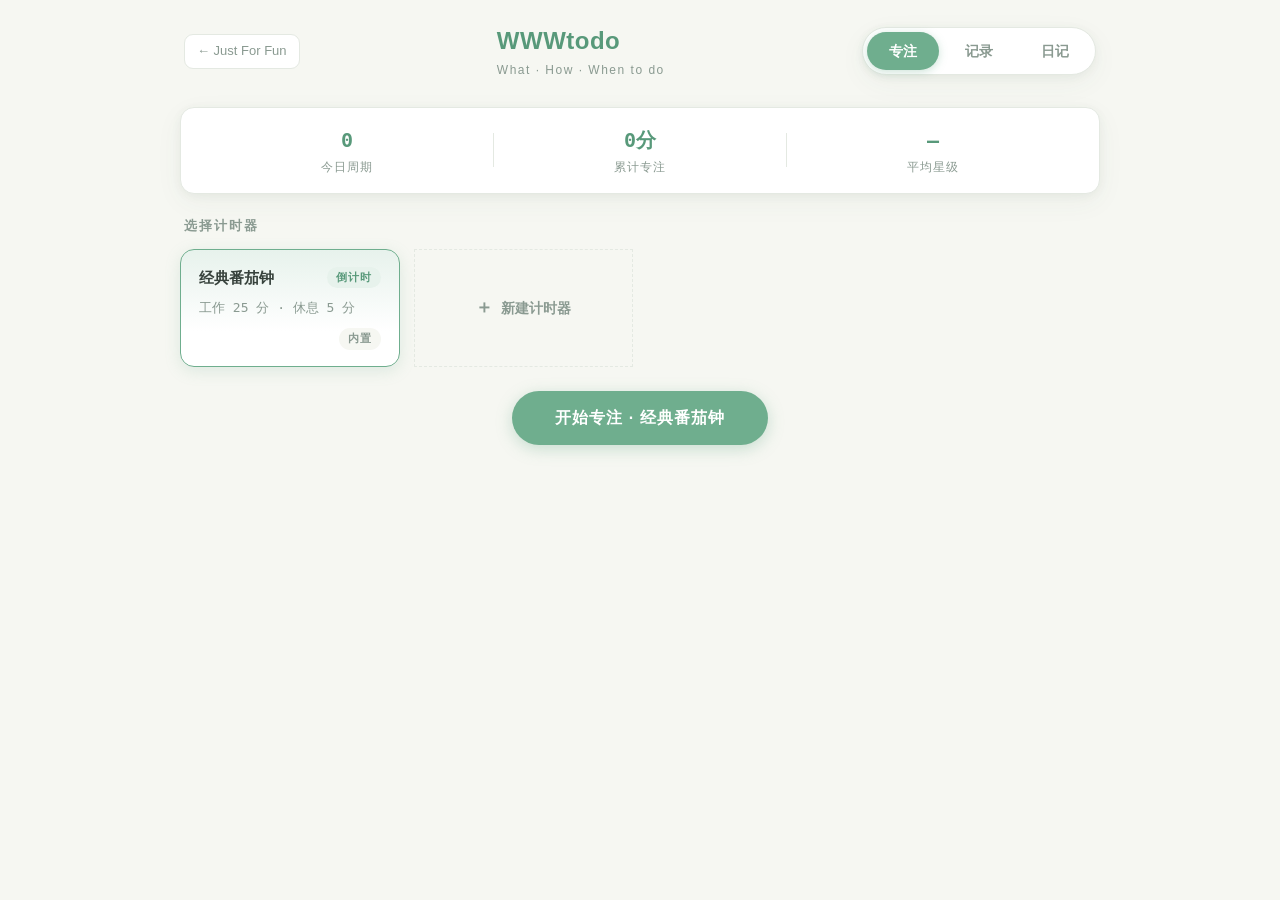
<file: justforfun/wwwtodo/index.html>
<!DOCTYPE html>
<html lang="zh-CN">
<head>
  <meta charset="UTF-8">
  <meta name="viewport" content="width=device-width, initial-scale=1.0">
  <meta name="description" content="WWWtodo — What · How · When to do · 番茄钟 + 每日计划 + 个人日记">
  <title>WWWtodo — What · How · When to do</title>
  <link rel="stylesheet" href="css/base.css">
  <link rel="stylesheet" href="css/timer.css">
  <link rel="stylesheet" href="css/history.css">
  <link rel="stylesheet" href="css/diary.css">
</head>
<body>
  <div class="app-shell">
    <!-- 顶部品牌栏 -->
    <header class="brand-bar">
      <a class="back-home" href="../" title="返回 Just For Fun">← Just For Fun</a>
      <div class="brand">
        <div class="brand-logo">WWWtodo</div>
        <div class="brand-sub">What · How · When to do</div>
      </div>
      <!-- 顶部导航：三个视图 -->
      <nav class="nav" id="nav">
        <button type="button" class="nav-item active" data-view="timer">专注</button>
        <button type="button" class="nav-item" data-view="history">记录</button>
        <button type="button" class="nav-item" data-view="diary">日记</button>
      </nav>
    </header>

    <!-- 视图挂载容器：各模块 JS 渲染到对应 section -->
    <main class="main">
      <section id="view-timer" class="view"></section>
      <section id="view-history" class="view hidden"></section>
      <section id="view-diary" class="view hidden"></section>
    </main>
  </div>

  <!-- 全局弹窗容器 / toast 容器 -->
  <div id="modal-root"></div>
  <div id="toast-root"></div>

  <script src="js/storage.js"></script>
  <script src="js/app.js"></script>
  <script src="js/timer.js"></script>
  <script src="js/history.js"></script>
  <script src="js/diary.js"></script>
</body>
</html>
</file>
<file: justforfun/wwwtodo/css/base.css>
/* ============================================================
   WWWtodo — base.css 设计系统
   风格：清新淡雅、简约精致（柔和绿 / 米白 / 浅灰）
   约定（所有模块 agent 遵守）：
   - 模块专属类名前缀：.tm-（timer）、.hs-（history）、.di-（diary）
   - 复用本文件的 CSS 变量、.btn / .card / .modal / .toast 等通用样式
   ============================================================ */

/* ---------- CSS 变量 ---------- */
:root {
  /* 配色 */
  --bg: #f6f7f2;            /* 米白底 */
  --card: #ffffff;          /* 卡片白 */
  --primary: #6fae8e;       /* 柔和绿 */
  --primary-dark: #58997a;  /* 深一点的绿（hover/active） */
  --primary-soft: #e7f2ec;  /* 浅绿底 */
  --accent: #e8a87c;        /* 点缀暖橙（少量使用） */
  --accent-soft: #fbf1e8;
  --text: #37423c;          /* 主文字：深灰绿 */
  --text-muted: #8a9a91;    /* 次要文字：灰绿 */
  --border: #e4e9e2;        /* 浅灰绿描边 */
  --danger: #d97f72;
  --danger-soft: #faecea;

  /* 形状 / 阴影 */
  --radius: 14px;
  --radius-sm: 9px;
  --radius-lg: 20px;
  --shadow: 0 2px 10px rgba(60, 90, 75, 0.06), 0 8px 28px rgba(60, 90, 75, 0.05);
  --shadow-hover: 0 4px 14px rgba(60, 90, 75, 0.10), 0 12px 36px rgba(60, 90, 75, 0.08);
  --shadow-pop: 0 10px 40px rgba(50, 75, 62, 0.16);

  /* 动效 */
  --ease: cubic-bezier(0.22, 0.8, 0.3, 1);
  --dur: 0.22s;

  /* 字体栈（系统字体） */
  --font: -apple-system, BlinkMacSystemFont, "Segoe UI", "PingFang SC",
    "Hiragino Sans GB", "Microsoft YaHei", "Noto Sans SC", sans-serif;
  --font-num: "SF Mono", ui-monospace, Consolas, "Roboto Mono", monospace;
}

/* ---------- Reset ---------- */
*, *::before, *::after { box-sizing: border-box; margin: 0; padding: 0; }
html { -webkit-text-size-adjust: 100%; }
body {
  font-family: var(--font);
  font-size: 15px;
  line-height: 1.6;
  color: var(--text);
  background: var(--bg);
  min-height: 100vh;
  -webkit-font-smoothing: antialiased;
}
button { font: inherit; color: inherit; background: none; border: none; cursor: pointer; }
input, textarea, select { font: inherit; color: inherit; }
img { max-width: 100%; display: block; }
ul, ol { list-style: none; }

/* ---------- 键盘焦点描边（仅键盘导航时显示，鼠标点击不触发） ---------- */
:focus-visible {
  outline: 2px solid var(--primary);
  outline-offset: 2px;
}
.btn:focus-visible, .nav-item:focus-visible, .modal-close:focus-visible {
  outline: 2px solid var(--primary);
  outline-offset: 2px;
}
.card:focus-visible, [tabindex]:focus-visible {
  outline: 2px solid var(--primary);
  outline-offset: 3px;
}

/* ---------- 外壳布局 ---------- */
.app-shell {
  max-width: 960px;
  margin: 0 auto;
  padding: 0 20px 48px;
  display: flex;
  flex-direction: column;
  min-height: 100vh;
}

/* ---------- 顶部品牌栏 ---------- */
.brand-bar {
  display: flex;
  align-items: center;
  justify-content: space-between;
  flex-wrap: wrap;
  gap: 12px;
  padding: 22px 4px 18px;
}
.back-home {
  font-size: 13px;
  color: var(--text-muted);
  text-decoration: none;
  padding: 6px 12px;
  border-radius: var(--radius-sm, 8px);
  border: 1px solid var(--border);
  background: var(--card);
  transition: color 0.2s, border-color 0.2s;
}
.back-home:hover {
  color: var(--primary-dark);
  border-color: var(--primary);
}
.brand-logo {
  font-size: 24px;
  font-weight: 800;
  letter-spacing: 0.5px;
  color: var(--primary-dark);
}
.brand-sub {
  font-size: 12px;
  color: var(--text-muted);
  letter-spacing: 1.5px;
  margin-top: 1px;
}

/* ---------- 导航 ---------- */
.nav {
  display: flex;
  gap: 4px;
  background: var(--card);
  border: 1px solid var(--border);
  border-radius: 999px;
  padding: 4px;
  box-shadow: var(--shadow);
}
.nav-item {
  padding: 8px 22px;
  border-radius: 999px;
  font-size: 14px;
  font-weight: 600;
  color: var(--text-muted);
  transition: color var(--dur) var(--ease), background var(--dur) var(--ease),
    box-shadow var(--dur) var(--ease);
}
.nav-item:hover { color: var(--primary-dark); background: var(--primary-soft); }
.nav-item.active {
  color: #fff;
  background: var(--primary);
  box-shadow: 0 2px 8px rgba(111, 174, 142, 0.35);
}

/* ---------- 主视图区域 ---------- */
.main { flex: 1; padding-top: 8px; }
.view { animation: view-in 0.3s var(--ease); }
@keyframes view-in {
  from { opacity: 0; transform: translateY(8px); }
  to { opacity: 1; transform: none; }
}

/* ---------- 工具类 ---------- */
.hidden { display: none !important; }

/* ---------- 按钮 ---------- */
.btn {
  display: inline-flex;
  align-items: center;
  justify-content: center;
  gap: 6px;
  padding: 9px 18px;
  border-radius: var(--radius-sm);
  font-size: 14px;
  font-weight: 600;
  border: 1px solid transparent;
  transition: background var(--dur) var(--ease), color var(--dur) var(--ease),
    border-color var(--dur) var(--ease), box-shadow var(--dur) var(--ease),
    transform var(--dur) var(--ease);
  user-select: none;
}
.btn:active { transform: scale(0.97); }
.btn-primary {
  background: var(--primary);
  color: #fff;
  box-shadow: 0 2px 8px rgba(111, 174, 142, 0.3);
}
.btn-primary:hover { background: var(--primary-dark); }
.btn-ghost {
  background: transparent;
  color: var(--text-muted);
  border-color: var(--border);
}
.btn-ghost:hover { color: var(--primary-dark); border-color: var(--primary); background: var(--primary-soft); }
.btn-danger { background: var(--danger-soft); color: var(--danger); }
.btn-danger:hover { background: var(--danger); color: #fff; }

/* ---------- 输入框 ---------- */
.input, .textarea, .select {
  width: 100%;
  padding: 9px 12px;
  border: 1px solid var(--border);
  border-radius: var(--radius-sm);
  background: var(--card);
  font-size: 14px;
  transition: border-color var(--dur) var(--ease), box-shadow var(--dur) var(--ease);
  outline: none;
}
.input:focus, .textarea:focus, .select:focus {
  border-color: var(--primary);
  box-shadow: 0 0 0 3px rgba(111, 174, 142, 0.15);
}
.input::placeholder, .textarea::placeholder { color: var(--text-muted); }
.textarea { resize: vertical; min-height: 90px; line-height: 1.6; }

/* ---------- 卡片 ---------- */
.card {
  background: var(--card);
  border: 1px solid var(--border);
  border-radius: var(--radius);
  box-shadow: var(--shadow);
  padding: 20px;
  transition: box-shadow var(--dur) var(--ease), transform var(--dur) var(--ease);
}
.card-hover:hover { box-shadow: var(--shadow-hover); transform: translateY(-2px); }

/* ---------- 弹窗 ---------- */
.modal-overlay {
  position: fixed;
  inset: 0;
  background: rgba(55, 66, 60, 0.38);
  backdrop-filter: blur(2px);
  display: flex;
  align-items: center;
  justify-content: center;
  padding: 20px;
  z-index: 1000;
  opacity: 0;
  transition: opacity var(--dur) var(--ease);
}
.modal-overlay.show { opacity: 1; }
.modal {
  background: var(--card);
  border-radius: var(--radius-lg);
  box-shadow: var(--shadow-pop);
  width: 100%;
  max-width: 440px;
  max-height: 86vh;
  display: flex;
  flex-direction: column;
  overflow: hidden;
  transform: translateY(14px) scale(0.97);
  opacity: 0;
  transition: transform var(--dur) var(--ease), opacity var(--dur) var(--ease);
}
.modal-overlay.show .modal { transform: none; opacity: 1; }
.modal-header {
  display: flex;
  align-items: center;
  justify-content: space-between;
  padding: 18px 22px 0;
}
.modal-title { font-size: 17px; font-weight: 700; }
.modal-close {
  width: 30px; height: 30px;
  border-radius: 50%;
  color: var(--text-muted);
  font-size: 18px;
  line-height: 1;
  transition: background var(--dur) var(--ease), color var(--dur) var(--ease);
}
.modal-close:hover { background: var(--bg); color: var(--text); }
.modal-body { padding: 16px 22px; overflow-y: auto; }
.modal-actions {
  display: flex;
  justify-content: flex-end;
  gap: 10px;
  padding: 4px 22px 18px;
}

/* ---------- Toast ---------- */
#toast-root {
  position: fixed;
  right: 20px;
  bottom: 20px;
  display: flex;
  flex-direction: column;
  gap: 10px;
  z-index: 2000;
  pointer-events: none;
}
.toast {
  background: var(--text);
  color: #f4f6f2;
  font-size: 13.5px;
  padding: 10px 18px;
  border-radius: 999px;
  box-shadow: var(--shadow-pop);
  opacity: 0;
  transform: translateY(10px);
  transition: opacity 0.25s var(--ease), transform 0.25s var(--ease);
}
.toast.show { opacity: 1; transform: none; }
.toast.hide { opacity: 0; transform: translateY(6px); }

/* ---------- 响应式 ---------- */
@media (max-width: 640px) {
  .brand-bar { justify-content: center; text-align: center; }
  .nav { width: 100%; justify-content: center; }
  .nav-item { flex: 1; padding: 8px 10px; }
  .app-shell { padding: 0 14px 36px; }
}
</file>
<file: justforfun/wwwtodo/css/timer.css>
/* ============================================================
   WWWtodo — timer.css 「专注」模块样式（类名前缀 .tm-）
   复用 base.css 的 CSS 变量与 .card / .btn / .input 等通用样式
   ============================================================ */

/* ---------- 今日概览 ---------- */
.tm-overview {
  display: flex;
  align-items: center;
  justify-content: space-around;
  padding: 16px 20px;
  margin-bottom: 22px;
}
.tm-overview-item { text-align: center; flex: 1; }
.tm-overview-num {
  font-family: var(--font-num);
  font-size: 20px;
  font-weight: 700;
  color: var(--primary-dark);
}
.tm-overview-label {
  font-size: 12px;
  color: var(--text-muted);
  margin-top: 2px;
  letter-spacing: 1px;
}
.tm-overview-divider {
  width: 1px;
  height: 34px;
  background: var(--border);
}

/* ---------- 区块标题 ---------- */
.tm-section-title {
  font-size: 13px;
  font-weight: 700;
  color: var(--text-muted);
  letter-spacing: 2px;
  margin: 4px 4px 12px;
}

/* ---------- 计时器卡片网格 ---------- */
.tm-grid {
  display: grid;
  grid-template-columns: repeat(auto-fill, minmax(200px, 1fr));
  gap: 14px;
}
.tm-card {
  cursor: pointer;
  padding: 16px 18px;
  display: flex;
  flex-direction: column;
  gap: 8px;
  border: 1.5px solid var(--border);
  transition: border-color var(--dur) var(--ease), box-shadow var(--dur) var(--ease),
    transform var(--dur) var(--ease), background var(--dur) var(--ease);
}
.tm-card.active {
  border-color: var(--primary);
  background: linear-gradient(180deg, var(--primary-soft), var(--card) 70%);
  box-shadow: 0 4px 16px rgba(111, 174, 142, 0.18);
}
.tm-card-head {
  display: flex;
  align-items: center;
  justify-content: space-between;
  gap: 8px;
}
.tm-card-name {
  font-size: 15px;
  font-weight: 700;
  overflow: hidden;
  text-overflow: ellipsis;
  white-space: nowrap;
}
.tm-card-meta {
  font-size: 13px;
  color: var(--text-muted);
  font-family: var(--font-num);
}
.tm-card-foot {
  display: flex;
  justify-content: flex-end;
  gap: 8px;
  margin-top: 2px;
}

/* 徽标 */
.tm-badge {
  flex-shrink: 0;
  font-size: 11px;
  font-weight: 600;
  padding: 2px 9px;
  border-radius: 999px;
  letter-spacing: 1px;
}
.tm-badge-down { background: var(--primary-soft); color: var(--primary-dark); }
.tm-badge-up { background: var(--accent-soft); color: var(--accent); }
.tm-badge-default { background: var(--bg); color: var(--text-muted); }

/* 卡片内迷你按钮 */
.tm-mini-btn {
  font-size: 12px;
  padding: 3px 10px;
  border-radius: 999px;
  color: var(--text-muted);
  border: 1px solid var(--border);
  transition: all var(--dur) var(--ease);
}
.tm-mini-btn:hover { color: var(--primary-dark); border-color: var(--primary); background: var(--primary-soft); }
.tm-mini-danger:hover { color: var(--danger); border-color: var(--danger); background: var(--danger-soft); }

/* 新建卡片 */
.tm-card-new {
  align-items: center;
  justify-content: center;
  flex-direction: row;
  gap: 8px;
  border: 1.5px dashed var(--border);
  background: transparent;
  box-shadow: none;
  color: var(--text-muted);
  font-size: 14px;
  font-weight: 600;
  min-height: 96px;
  transition: all var(--dur) var(--ease);
}
.tm-card-new:hover {
  border-color: var(--primary);
  color: var(--primary-dark);
  background: var(--primary-soft);
}
.tm-card-new-plus { font-size: 18px; }

/* ---------- 开始按钮 ---------- */
.tm-start-row {
  display: flex;
  justify-content: center;
  margin-top: 24px;
}
.tm-start-btn {
  padding: 13px 42px;
  font-size: 16px;
  border-radius: 999px;
  letter-spacing: 1px;
  box-shadow: 0 4px 16px rgba(111, 174, 142, 0.35);
}

/* ---------- 专注界面 ---------- */
.tm-focus {
  max-width: 480px;
  margin: 10px auto 0;
  padding: 30px 26px 26px;
  display: flex;
  flex-direction: column;
  align-items: center;
  text-align: center;
}
.tm-focus-timer-name {
  font-size: 15px;
  font-weight: 700;
  display: flex;
  align-items: center;
  gap: 8px;
}
.tm-focus-planned {
  font-size: 13px;
  color: var(--text-muted);
  margin-top: 6px;
  max-width: 100%;
  overflow: hidden;
  text-overflow: ellipsis;
  white-space: nowrap;
}

/* 进度环 + 呼吸动画 */
.tm-ring-wrap {
  position: relative;
  width: 280px;
  height: 280px;
  margin: 18px auto 8px;
}
.tm-ring-wrap.breathing { animation: tm-breathe 3.2s ease-in-out infinite; }
@keyframes tm-breathe {
  0%, 100% { transform: scale(1); }
  50% { transform: scale(1.022); }
}
.tm-ring { width: 100%; height: 100%; transform: rotate(-90deg); }
.tm-ring circle {
  fill: none;
  stroke-width: 10;
  stroke-linecap: round;
}
.tm-ring-bg { stroke: var(--border); }
.tm-ring-fg {
  stroke: var(--primary);
  transition: stroke 0.6s var(--ease);
}
.tm-phase-break .tm-ring-fg { stroke: var(--accent); }

/* 环中央的时间与阶段 */
.tm-clock-box {
  position: absolute;
  inset: 0;
  display: flex;
  flex-direction: column;
  align-items: center;
  justify-content: center;
  gap: 4px;
}
.tm-clock {
  font-family: var(--font-num);
  font-size: 52px;
  font-weight: 700;
  letter-spacing: 1px;
  color: var(--text);
  font-variant-numeric: tabular-nums;
  transition: color 0.6s var(--ease);
}
.tm-phase-break .tm-clock { color: var(--accent); }
.tm-phase-label {
  font-size: 13px;
  font-weight: 600;
  letter-spacing: 3px;
  color: var(--primary-dark);
  transition: color 0.6s var(--ease);
}
.tm-phase-break .tm-phase-label { color: var(--accent); }

/* 控制按钮 */
.tm-controls {
  display: flex;
  gap: 10px;
  margin-top: 14px;
  flex-wrap: wrap;
  justify-content: center;
}

/* ---------- 弹窗内表单 ---------- */
.tm-form-field { margin-bottom: 14px; }
.tm-form-field:last-child { margin-bottom: 0; }
.tm-form-label {
  display: block;
  font-size: 13px;
  font-weight: 600;
  color: var(--text);
  margin-bottom: 6px;
}
.tm-required { color: var(--danger); }
.tm-form-row {
  display: flex;
  gap: 12px;
}
.tm-form-row .tm-form-field { flex: 1; }
.tm-modal-text { font-size: 14px; color: var(--text-muted); }

.tm-radio-row { display: flex; gap: 10px; }
.tm-radio {
  flex: 1;
  display: flex;
  align-items: center;
  justify-content: center;
  gap: 6px;
  padding: 8px 12px;
  border: 1px solid var(--border);
  border-radius: var(--radius-sm);
  font-size: 14px;
  cursor: pointer;
  color: var(--text-muted);
  transition: all var(--dur) var(--ease);
}
.tm-radio input { accent-color: var(--primary); }
.tm-radio:has(input:checked) {
  border-color: var(--primary);
  background: var(--primary-soft);
  color: var(--primary-dark);
  font-weight: 600;
}

/* ---------- 结束弹窗 ---------- */
.tm-end-summary {
  display: flex;
  align-items: center;
  gap: 10px;
  font-size: 13px;
  color: var(--text-muted);
  margin-bottom: 14px;
  padding: 10px 14px;
  background: var(--bg);
  border-radius: var(--radius-sm);
}

/* ---------- 星级评分控件 ---------- */
.tm-stars {
  display: flex;
  flex-wrap: wrap;
  gap: 2px;
  user-select: none;
  touch-action: manipulation;
}
.tm-star {
  position: relative;
  font-size: 22px;
  line-height: 1;
  padding: 2px;
  color: #dfe6dd;
  transition: transform var(--dur) var(--ease);
}
.tm-star .tm-star-bg { display: block; }
.tm-star .tm-star-fill {
  position: absolute;
  left: 2px;
  top: 2px;
  overflow: hidden;
  width: 0;
  color: #f2b54a;
  white-space: nowrap;
  pointer-events: none;
  transition: width 0.12s ease-out;
}
/* 选中时逐个点亮的缩放弹跳动画（不带 forwards/both，弹完回默认，避免压过 hover 缩放） */
.tm-star.lit { animation: tm-star-pop 0.38s var(--ease); }
@keyframes tm-star-pop {
  0% { transform: scale(0.6); }
  55% { transform: scale(1.3); }
  100% { transform: scale(1); }
}
.tm-star:hover { transform: scale(1.12); }
.tm-stars-score {
  margin-top: 8px;
  font-family: var(--font-num);
  font-size: 14px;
  font-weight: 700;
  color: #e0a23a;
  letter-spacing: 1px;
  display: flex;
  align-items: center;
  gap: 10px;
}
.tm-stars-clear {
  font-size: 12px;
  font-weight: 400;
  font-family: inherit;
  letter-spacing: 0;
  color: var(--text-muted);
  text-decoration: underline;
  text-underline-offset: 2px;
  cursor: pointer;
  padding: 0;
  transition: color var(--dur) var(--ease);
}
.tm-stars-clear:hover { color: var(--danger); }

/* ---------- 响应式 ---------- */
@media (max-width: 640px) {
  .tm-grid { grid-template-columns: repeat(auto-fill, minmax(150px, 1fr)); gap: 10px; }
  .tm-ring-wrap { width: 240px; height: 240px; }
  .tm-clock { font-size: 42px; }
  .tm-focus { padding: 24px 16px 20px; }
  .tm-start-btn { width: 100%; }
}
</file>
<file: justforfun/wwwtodo/css/history.css>
/* ============================================================
   WWWtodo — history.css 「记录」模块样式（类名前缀 .hs-）
   复用 base.css 的 CSS 变量与 .card / .btn 通用样式。
   ============================================================ */

/* ---------- 头部 ---------- */
.hs-header {
  display: flex;
  align-items: center;
  justify-content: space-between;
  flex-wrap: wrap;
  gap: 10px;
  margin-bottom: 16px;
}
.hs-header-title {
  font-size: 19px;
  font-weight: 800;
  color: var(--text);
  letter-spacing: 0.5px;
}
.hs-header-actions { display: flex; gap: 8px; }
.hs-header-actions .btn { padding: 7px 14px; font-size: 13px; }

/* ---------- 统计卡片行 ---------- */
.hs-stats {
  display: grid;
  grid-template-columns: repeat(5, 1fr);
  gap: 12px;
  margin-bottom: 16px;
}
.hs-stat {
  padding: 16px 14px 14px;
  text-align: center;
  display: flex;
  flex-direction: column;
  align-items: center;
  gap: 2px;
}
.hs-stat-icon {
  font-size: 20px;
  width: 40px;
  height: 40px;
  display: flex;
  align-items: center;
  justify-content: center;
  background: var(--primary-soft);
  border-radius: 12px;
  margin-bottom: 6px;
}
.hs-stat:nth-child(2) .hs-stat-icon { background: var(--accent-soft); }
.hs-stat:nth-child(4) .hs-stat-icon { background: var(--accent-soft); }
.hs-stat-value {
  font-family: var(--font-num);
  font-size: 19px;
  font-weight: 700;
  color: var(--primary-dark);
  line-height: 1.3;
  word-break: break-all;
}
.hs-stat-label {
  font-size: 12px;
  color: var(--text-muted);
  letter-spacing: 0.5px;
}

/* ---------- 日历追溯面板 ---------- */
.hs-calwrap { margin-bottom: 16px; }
.hs-cal-toggle { font-size: 13px; padding: 7px 14px; }
.hs-cal-panel {
  margin-top: 10px;
  padding: 16px;
  animation: view-in 0.25s var(--ease);
}
.hs-cal-nav {
  display: flex;
  align-items: center;
  justify-content: space-between;
  margin-bottom: 10px;
}
.hs-cal-title { font-weight: 700; font-size: 15px; }
.hs-cal-hint {
  margin-top: 10px;
  font-size: 12px;
  color: var(--text-muted);
  text-align: center;
}

/* 月历网格（面板与月视图共用） */
.hs-cal-grid {
  display: grid;
  grid-template-columns: repeat(7, 1fr);
  gap: 5px;
}
.hs-cal-wd {
  text-align: center;
  font-size: 12px;
  color: var(--text-muted);
  padding: 4px 0;
}
.hs-cal-cell {
  aspect-ratio: 1 / 1;
  display: flex;
  flex-direction: column;
  align-items: center;
  justify-content: center;
  border-radius: var(--radius-sm);
  font-size: 13.5px;
  position: relative;
  transition: background var(--dur) var(--ease), box-shadow var(--dur) var(--ease),
    transform var(--dur) var(--ease);
}
.hs-cal-blank { visibility: hidden; }
.hs-cal-day:hover {
  background: var(--primary-soft);
  box-shadow: inset 0 0 0 1px var(--primary);
}
.hs-cal-day:active { transform: scale(0.94); }
.hs-cal-today { box-shadow: inset 0 0 0 1.5px var(--primary); font-weight: 700; }
.hs-cal-has { font-weight: 600; color: var(--primary-dark); }
/* 日历面板中的未来日期：不绑定跳转，置灰展示 */
.hs-cal-future,
.hs-cal-future:hover {
  background: none;
  box-shadow: none;
  color: var(--text-muted);
  opacity: 0.4;
  cursor: default;
}
.hs-cal-future:active { transform: none; }
.hs-cal-dot {
  width: 5px;
  height: 5px;
  border-radius: 50%;
  background: var(--primary);
  margin-top: 2px;
}

/* ---------- Tab 切换 ---------- */
.hs-tabs {
  display: inline-flex;
  gap: 4px;
  background: var(--card);
  border: 1px solid var(--border);
  border-radius: 999px;
  padding: 4px;
  box-shadow: var(--shadow);
  margin-bottom: 14px;
}
.hs-tab {
  padding: 7px 26px;
  border-radius: 999px;
  font-size: 14px;
  font-weight: 600;
  color: var(--text-muted);
  transition: color var(--dur) var(--ease), background var(--dur) var(--ease),
    box-shadow var(--dur) var(--ease);
}
.hs-tab:hover { color: var(--primary-dark); background: var(--primary-soft); }
.hs-tab.active {
  color: #fff;
  background: var(--primary);
  box-shadow: 0 2px 8px rgba(111, 174, 142, 0.35);
}

/* ---------- 视图面板通用 ---------- */
.hs-pane { padding: 20px; }
.hs-daynav {
  display: flex;
  align-items: center;
  gap: 10px;
  margin-bottom: 14px;
  flex-wrap: wrap;
}
.hs-daynav-title {
  font-size: 16px;
  font-weight: 700;
  display: flex;
  align-items: center;
  gap: 8px;
  min-width: 0;
}
.hs-today-tag {
  font-size: 11px;
  font-weight: 600;
  color: var(--primary-dark);
  background: var(--primary-soft);
  border-radius: 999px;
  padding: 2px 9px;
  letter-spacing: 0.5px;
}
.hs-navbtn {
  width: 32px;
  height: 32px;
  border-radius: 50%;
  color: var(--text-muted);
  font-size: 12px;
  display: inline-flex;
  align-items: center;
  justify-content: center;
  transition: background var(--dur) var(--ease), color var(--dur) var(--ease),
    transform var(--dur) var(--ease);
}
.hs-navbtn:hover { background: var(--primary-soft); color: var(--primary-dark); }
.hs-navbtn:active { transform: scale(0.9); }
/* 到达今天 / 本周 / 当月后禁用「下一页」 */
.hs-navbtn[disabled] {
  opacity: 0.35;
  cursor: default;
  pointer-events: none;
}
.hs-backtoday { margin-left: auto; font-size: 13px; padding: 6px 14px; }

/* ---------- 日视图 ---------- */
.hs-daysum {
  display: flex;
  flex-wrap: wrap;
  gap: 6px;
  align-items: baseline;
  font-size: 13.5px;
  color: var(--text-muted);
  background: var(--bg);
  border-radius: var(--radius-sm);
  padding: 10px 14px;
  margin-bottom: 14px;
}
.hs-daysum b {
  font-family: var(--font-num);
  color: var(--primary-dark);
  font-size: 14.5px;
}
.hs-daysum-sep { opacity: 0.5; }

.hs-sessions { display: flex; flex-direction: column; }
.hs-session {
  display: flex;
  align-items: center;
  gap: 14px;
  padding: 12px 6px;
  border-bottom: 1px dashed var(--border);
  transition: background var(--dur) var(--ease);
  border-radius: var(--radius-sm);
}
.hs-session:last-child { border-bottom: none; }
.hs-session:hover { background: var(--bg); }
.hs-session-time {
  font-family: var(--font-num);
  font-size: 12.5px;
  color: var(--text-muted);
  white-space: nowrap;
  min-width: 88px;
}
.hs-session-main { flex: 1; min-width: 0; }
.hs-session-name {
  font-weight: 600;
  font-size: 14.5px;
  overflow: hidden;
  text-overflow: ellipsis;
  white-space: nowrap;
}
.hs-session-meta {
  font-size: 12.5px;
  color: var(--text-muted);
  margin-top: 1px;
}
.hs-session-stars { white-space: nowrap; }

/* 星级 */
.hs-stars { display: inline-flex; align-items: center; gap: 1px; }
.hs-star { color: var(--accent); font-size: 14px; line-height: 1; }
.hs-star-empty { color: var(--border); }
.hs-star-half {
  background: linear-gradient(90deg, var(--accent) 50%, var(--border) 50%);
  -webkit-background-clip: text;
  background-clip: text;
  color: transparent;
}
.hs-star-num {
  font-family: var(--font-num);
  font-size: 12.5px;
  color: var(--accent);
  margin-left: 3px;
}

/* ---------- 周视图柱状图 ---------- */
.hs-chart {
  display: grid;
  grid-template-columns: repeat(7, 1fr);
  gap: 10px;
  align-items: end;
  height: 200px;
  padding: 10px 4px 0;
  margin-bottom: 14px;
}
.hs-bar {
  display: flex;
  flex-direction: column;
  align-items: center;
  height: 100%;
  cursor: pointer;
  position: relative;
  outline: none;
}
.hs-bar-track {
  flex: 1;
  width: 100%;
  max-width: 44px;
  display: flex;
  align-items: flex-end;
  background: var(--bg);
  border-radius: 8px;
  overflow: hidden;
}
.hs-bar-fill {
  width: 100%;
  background: linear-gradient(180deg, var(--primary) 0%, var(--primary-dark) 100%);
  border-radius: 8px 8px 0 0;
  transform: scaleY(0);
  transform-origin: bottom;
  animation: hs-bar-grow 0.55s var(--ease) forwards;
  transition: filter var(--dur) var(--ease);
}
@keyframes hs-bar-grow {
  from { transform: scaleY(0); }
  to { transform: scaleY(1); }
}
.hs-bar:hover .hs-bar-fill,
.hs-bar:focus .hs-bar-fill { filter: brightness(1.12); }
.hs-bar-today .hs-bar-track { box-shadow: inset 0 0 0 1.5px var(--primary); }
.hs-bar-label {
  font-size: 12px;
  color: var(--text-muted);
  margin-top: 6px;
}
.hs-bar-today .hs-bar-label { color: var(--primary-dark); font-weight: 700; }
/* 柱顶数值：仅移动端常显（桌面端用 hover 气泡） */
.hs-bar-val { display: none; }
/* hover 数值气泡 */
.hs-bar::after {
  content: attr(data-tip);
  position: absolute;
  top: -8px;
  left: 50%;
  transform: translate(-50%, -100%) scale(0.9);
  background: var(--text);
  color: #f4f6f2;
  font-size: 12px;
  white-space: nowrap;
  padding: 5px 10px;
  border-radius: 999px;
  box-shadow: var(--shadow-pop);
  opacity: 0;
  pointer-events: none;
  transition: opacity var(--dur) var(--ease), transform var(--dur) var(--ease);
  z-index: 5;
}
.hs-bar:hover::after,
.hs-bar:focus::after {
  opacity: 1;
  transform: translate(-50%, -100%) scale(1);
}

.hs-weeksum {
  display: grid;
  grid-template-columns: repeat(4, 1fr);
  gap: 10px;
  border-top: 1px dashed var(--border);
  padding-top: 14px;
}
.hs-weeksum-item {
  display: flex;
  flex-direction: column;
  align-items: center;
  gap: 1px;
  text-align: center;
}
.hs-weeksum-item b {
  font-family: var(--font-num);
  font-size: 15px;
  color: var(--primary-dark);
}
.hs-weeksum-item span {
  font-size: 12px;
  color: var(--text-muted);
}

/* ---------- 月视图热力图 ---------- */
.hs-heat-0 { background: var(--bg); color: var(--text-muted); }
.hs-heat-1 { background: var(--primary-soft); }
.hs-heat-2 { background: #c4e0d0; }
.hs-heat-3 { background: #93c6ab; color: #fff; }
.hs-heat-4 { background: var(--primary-dark); color: #fff; }
.hs-heat-1.hs-cal-today,
.hs-heat-2.hs-cal-today,
.hs-heat-3.hs-cal-today,
.hs-heat-4.hs-cal-today { box-shadow: inset 0 0 0 1.5px var(--accent); }

.hs-legend {
  display: flex;
  align-items: center;
  justify-content: flex-end;
  flex-wrap: wrap;
  gap: 10px;
  font-size: 12px;
  color: var(--text-muted);
  margin-top: 12px;
}
.hs-legend span {
  display: inline-flex;
  align-items: center;
  gap: 4px;
}
.hs-legend-cell {
  width: 13px;
  height: 13px;
  border-radius: 4px;
  display: inline-block;
}

/* ---------- 空状态 ---------- */
.hs-empty {
  text-align: center;
  padding: 44px 20px 40px;
  animation: view-in 0.3s var(--ease);
}
.hs-empty-emoji {
  font-size: 46px;
  line-height: 1;
  margin-bottom: 12px;
  filter: saturate(0.85);
  animation: hs-float 3.2s ease-in-out infinite;
}
@keyframes hs-float {
  0%, 100% { transform: translateY(0); }
  50% { transform: translateY(-7px); }
}
.hs-empty-text { font-size: 15px; font-weight: 600; color: var(--text); }
.hs-empty-sub { font-size: 13px; color: var(--text-muted); margin-top: 4px; }

/* ---------- 响应式 ---------- */
@media (max-width: 760px) {
  .hs-stats { grid-template-columns: repeat(3, 1fr); }
  .hs-weeksum { grid-template-columns: repeat(2, 1fr); }
}
@media (max-width: 640px) {
  .hs-stats { grid-template-columns: repeat(2, 1fr); }
  .hs-tab { padding: 7px 20px; }
  .hs-session { flex-wrap: wrap; gap: 6px; }
  .hs-session-time { min-width: 0; }
  .hs-chart { gap: 5px; height: 160px; }
  /* 移动端没有 hover，柱顶数值常显 */
  .hs-bar-val {
    display: block;
    font-family: var(--font-num);
    font-size: 10px;
    line-height: 1.2;
    color: var(--text-muted);
    margin-bottom: 3px;
    max-width: 100%;
    overflow: hidden;
    text-overflow: ellipsis;
    white-space: nowrap;
  }
  .hs-header-actions { width: 100%; justify-content: flex-end; }
}
</file>
<file: justforfun/wwwtodo/css/diary.css>
/* ============================================================
   WWWtodo — diary.css 日记模块样式（类名前缀 .di-）
   风格：纸张 / 手账感的编辑区 + 紧凑清晰的月历，
   延续 base.css 的清新淡雅配色与变量。
   ============================================================ */

/* ---------- 整体布局 ---------- */
.di-layout {
  display: grid;
  grid-template-columns: 300px 1fr;
  gap: 18px;
  align-items: start;
}

.di-side {
  display: flex;
  flex-direction: column;
  gap: 14px;
}

/* ---------- 月历 ---------- */
.di-cal { padding: 16px; }

.di-cal-head {
  display: flex;
  align-items: center;
  justify-content: space-between;
  margin-bottom: 10px;
}

.di-cal-title {
  font-size: 15px;
  font-weight: 700;
  color: var(--text);
  letter-spacing: 0.5px;
}

.di-cal-nav {
  width: 30px;
  height: 30px;
  border-radius: 50%;
  font-size: 18px;
  line-height: 1;
  color: var(--text-muted);
  transition: background var(--dur) var(--ease), color var(--dur) var(--ease);
}
.di-cal-nav:hover { background: var(--primary-soft); color: var(--primary-dark); }

.di-cal-grid {
  display: grid;
  grid-template-columns: repeat(7, 1fr);
  gap: 2px;
}

.di-cal-wd {
  text-align: center;
  font-size: 11px;
  color: var(--text-muted);
  padding: 4px 0;
  letter-spacing: 1px;
}

.di-cal-cell {
  position: relative;
  aspect-ratio: 1;
  display: flex;
  align-items: center;
  justify-content: center;
  border-radius: 9px;
  font-size: 13px;
  color: var(--text);
  transition: background var(--dur) var(--ease), color var(--dur) var(--ease),
    box-shadow var(--dur) var(--ease);
}
.di-cal-cell.empty { pointer-events: none; }
.di-cal-cell:not(.empty):not(.future):hover { background: var(--primary-soft); }

/* 未来日期：置灰不可点 */
.di-cal-cell.future {
  color: var(--text-muted);
  opacity: 0.4;
  cursor: not-allowed;
}

/* 有日记：柔和底色 + 小圆点 */
.di-cal-cell.has-diary { background: var(--accent-soft); }
.di-cal-cell .di-dot {
  position: absolute;
  bottom: 4px;
  left: 50%;
  transform: translateX(-50%);
  width: 4px;
  height: 4px;
  border-radius: 50%;
  background: var(--accent);
}

/* 今天高亮 */
.di-cal-cell.today {
  font-weight: 700;
  color: var(--primary-dark);
  box-shadow: inset 0 0 0 1.5px var(--primary);
}

/* 选中日期 */
.di-cal-cell.selected {
  background: var(--primary);
  color: #fff;
  font-weight: 600;
}
.di-cal-cell.selected .di-dot { background: #fff; }
.di-cal-cell.selected.has-diary { background: var(--primary); }

/* streak 徽章 */
.di-streak {
  display: flex;
  align-items: center;
  justify-content: space-between;
  gap: 8px;
  margin-top: 12px;
  padding-top: 12px;
  border-top: 1px dashed var(--border);
  font-size: 12.5px;
  color: var(--text-muted);
}
.di-streak b { color: var(--primary-dark); font-size: 14px; }

.di-today-btn {
  font-size: 12px;
  color: var(--primary-dark);
  padding: 3px 10px;
  border-radius: 999px;
  border: 1px solid var(--border);
  transition: background var(--dur) var(--ease), border-color var(--dur) var(--ease);
  white-space: nowrap;
}
.di-today-btn:hover { background: var(--primary-soft); border-color: var(--primary); }

/* ---------- 最近日记概览 ---------- */
.di-recent { padding: 16px; }

.di-recent-title {
  font-size: 13px;
  font-weight: 700;
  color: var(--text-muted);
  letter-spacing: 1.5px;
  margin-bottom: 10px;
}

.di-recent-empty {
  font-size: 13px;
  color: var(--text-muted);
  padding: 6px 2px;
}

.di-recent-item {
  display: flex;
  align-items: baseline;
  gap: 8px;
  width: 100%;
  text-align: left;
  padding: 8px 10px;
  border-radius: var(--radius-sm);
  transition: background var(--dur) var(--ease);
}
.di-recent-item:hover { background: var(--primary-soft); }
.di-recent-item.active { background: var(--primary-soft); }

.di-recent-date {
  flex-shrink: 0;
  font-size: 12px;
  font-weight: 600;
  color: var(--primary-dark);
}

.di-recent-mood { flex-shrink: 0; font-size: 14px; }

.di-recent-summary {
  font-size: 12.5px;
  color: var(--text-muted);
  min-width: 0; /* 让 flex 项可收缩，省略号才能生效 */
  overflow: hidden;
  text-overflow: ellipsis;
  white-space: nowrap;
}
.di-recent-summary i { font-style: normal; opacity: 0.7; }

/* ---------- 编辑区（纸张 / 手账感） ---------- */
.di-editor {
  padding: 26px 30px;
  background:
    linear-gradient(var(--card), var(--card)) padding-box;
}

.di-editor-head {
  display: flex;
  align-items: flex-start;
  justify-content: space-between;
  gap: 12px;
  flex-wrap: wrap;
  padding-bottom: 14px;
  border-bottom: 1px solid var(--border);
}

.di-editor-title {
  font-size: 20px;
  font-weight: 800;
  letter-spacing: 0.5px;
  font-family: Georgia, "Times New Roman", "Songti SC", "SimSun", var(--font);
}

.di-editor-meta {
  font-size: 12px;
  color: var(--text-muted);
  margin-top: 3px;
}

.di-editor-actions {
  display: flex;
  gap: 8px;
}
.di-editor-actions .btn[disabled] {
  opacity: 0.45;
  cursor: not-allowed;
  pointer-events: none;
}

/* ---------- 心情选择器 ---------- */
.di-mood-row {
  display: flex;
  align-items: center;
  gap: 6px;
  padding: 14px 0;
  border-bottom: 1px dashed var(--border);
}

.di-mood-label {
  font-size: 12.5px;
  color: var(--text-muted);
  letter-spacing: 1px;
  margin-right: 6px;
}

.di-mood {
  width: 38px;
  height: 38px;
  border-radius: 50%;
  font-size: 20px;
  line-height: 1;
  display: inline-flex;
  align-items: center;
  justify-content: center;
  filter: grayscale(0.55);
  opacity: 0.7;
  transition: transform var(--dur) var(--ease), filter var(--dur) var(--ease),
    opacity var(--dur) var(--ease), background var(--dur) var(--ease),
    box-shadow var(--dur) var(--ease);
}
.di-mood:hover {
  filter: none;
  opacity: 1;
  background: var(--primary-soft);
  transform: translateY(-2px);
}
.di-mood.selected {
  filter: none;
  opacity: 1;
  background: var(--primary-soft);
  box-shadow: inset 0 0 0 2px var(--primary);
  transform: scale(1.08);
}

/* ---------- 纸张编辑区 ---------- */
/* 横线偏移做进渐变：首条线在首行文字基线下方，padding-top 归零避免错位。
   按 15px 字号 / 32px 行高校准：首行线盒 [0,32]，基线约 24px，横线落在 27-28px。 */
.di-paper {
  margin-top: 16px;
  border-radius: var(--radius-sm);
  background-color: #fdfdfb;
  background-image: repeating-linear-gradient(
    to bottom,
    transparent 0,
    transparent 27px,
    #eef0ea 27px,
    #eef0ea 28px
  );
  border: 1px solid var(--border);
  padding: 0 14px 4px;
}

.di-textarea {
  width: 100%;
  min-height: 320px;
  border: none;
  outline: none;
  background: transparent;
  resize: vertical;
  font-size: 15px;
  line-height: 32px; /* 对齐横线 */
  padding: 0;
  color: var(--text);
  font-family: Georgia, "Times New Roman", "Songti SC", "SimSun", var(--font);
}
.di-textarea::placeholder {
  color: var(--text-muted);
  opacity: 0.75;
  font-style: italic;
}
.di-textarea:focus { box-shadow: none; }

/* ---------- 空状态引导 ---------- */
.di-empty-hint {
  margin-top: 14px;
  padding: 12px 16px;
  border-radius: var(--radius-sm);
  background: var(--primary-soft);
  color: var(--primary-dark);
  font-size: 13px;
  letter-spacing: 0.3px;
}

/* ---------- 响应式 ---------- */
@media (max-width: 800px) {
  .di-layout { grid-template-columns: 1fr; }
  .di-editor { padding: 20px; }
}

@media (max-width: 640px) {
  /* 字号 ≥16px，避免 iOS 聚焦输入框时自动缩放页面。
     16px 字号在 32px 行高内基线比 15px 低约 1px，
     横线渐变同步下移 1px，保持文字贴近横线。 */
  .di-textarea { font-size: 16px; line-height: 32px; }
  .di-paper {
    background-image: repeating-linear-gradient(
      to bottom,
      transparent 0,
      transparent 28px,
      #eef0ea 28px,
      #eef0ea 29px
    );
  }
}
</file>
